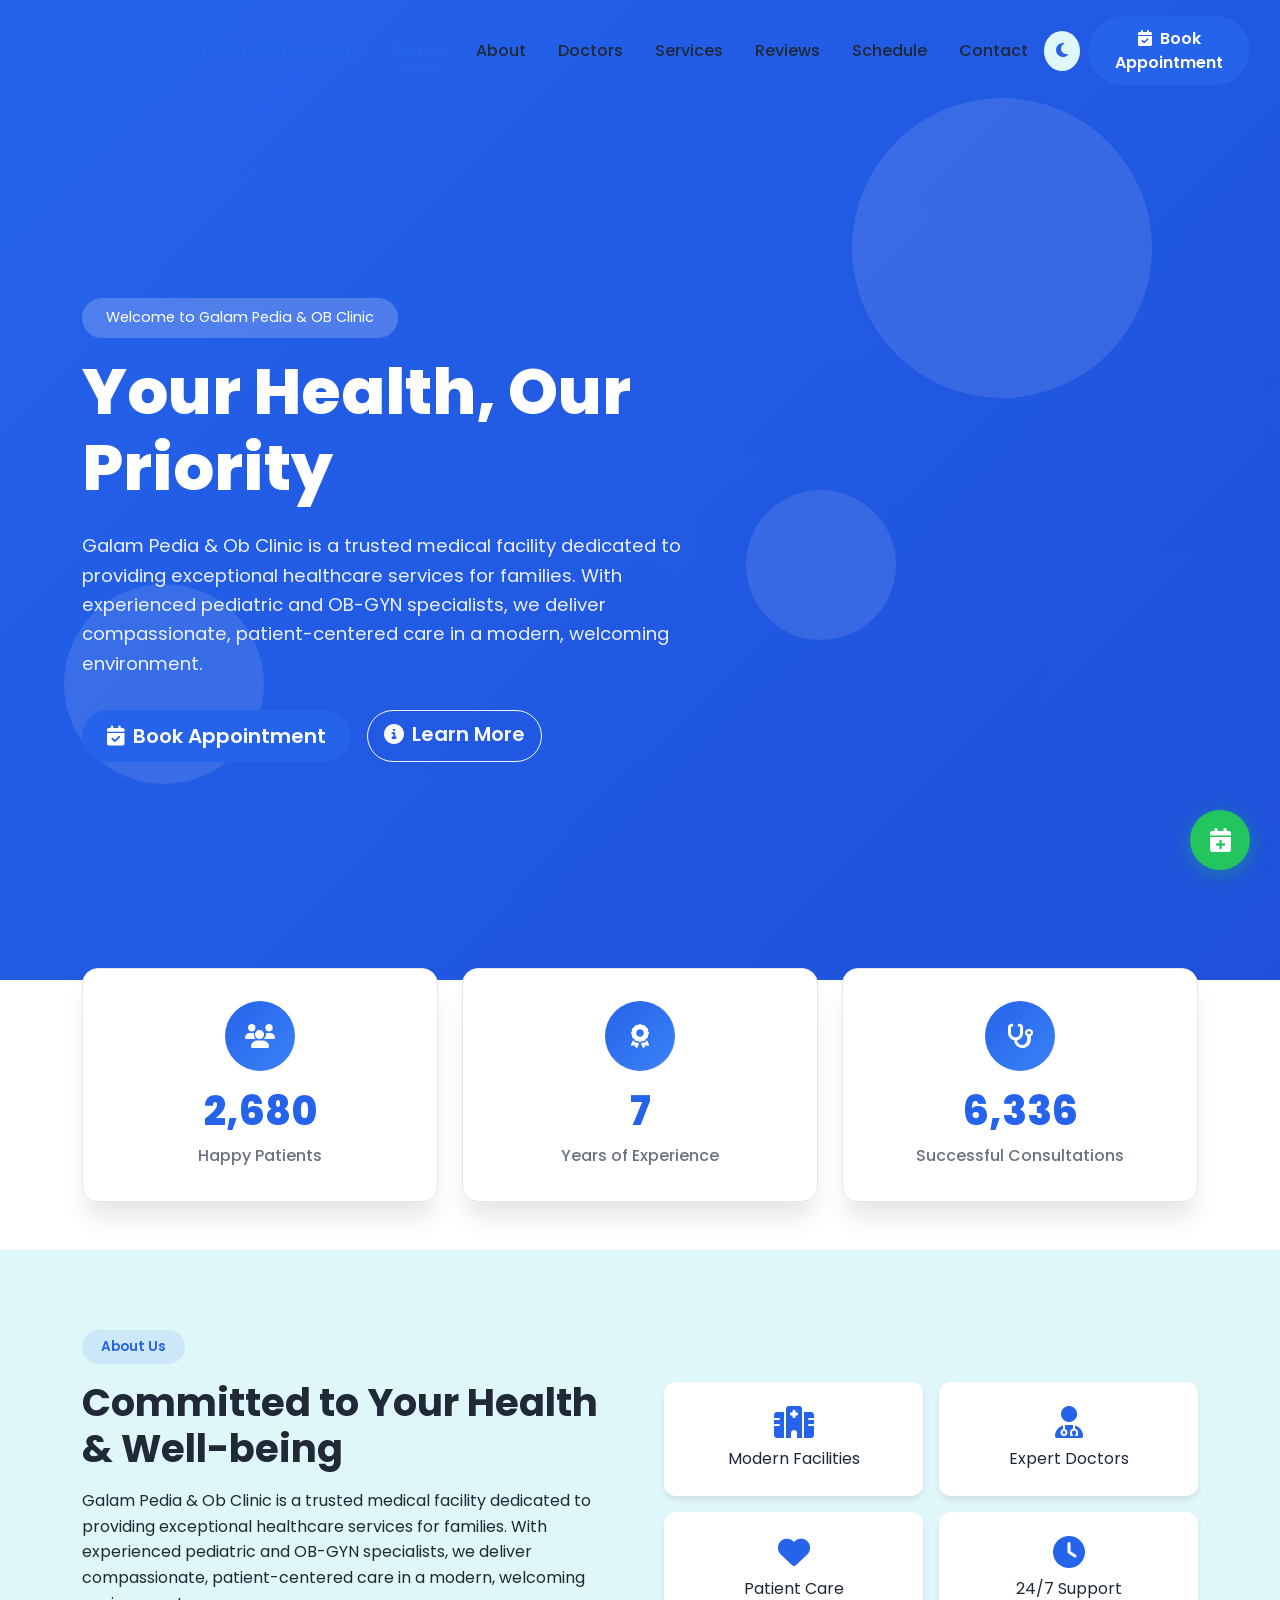
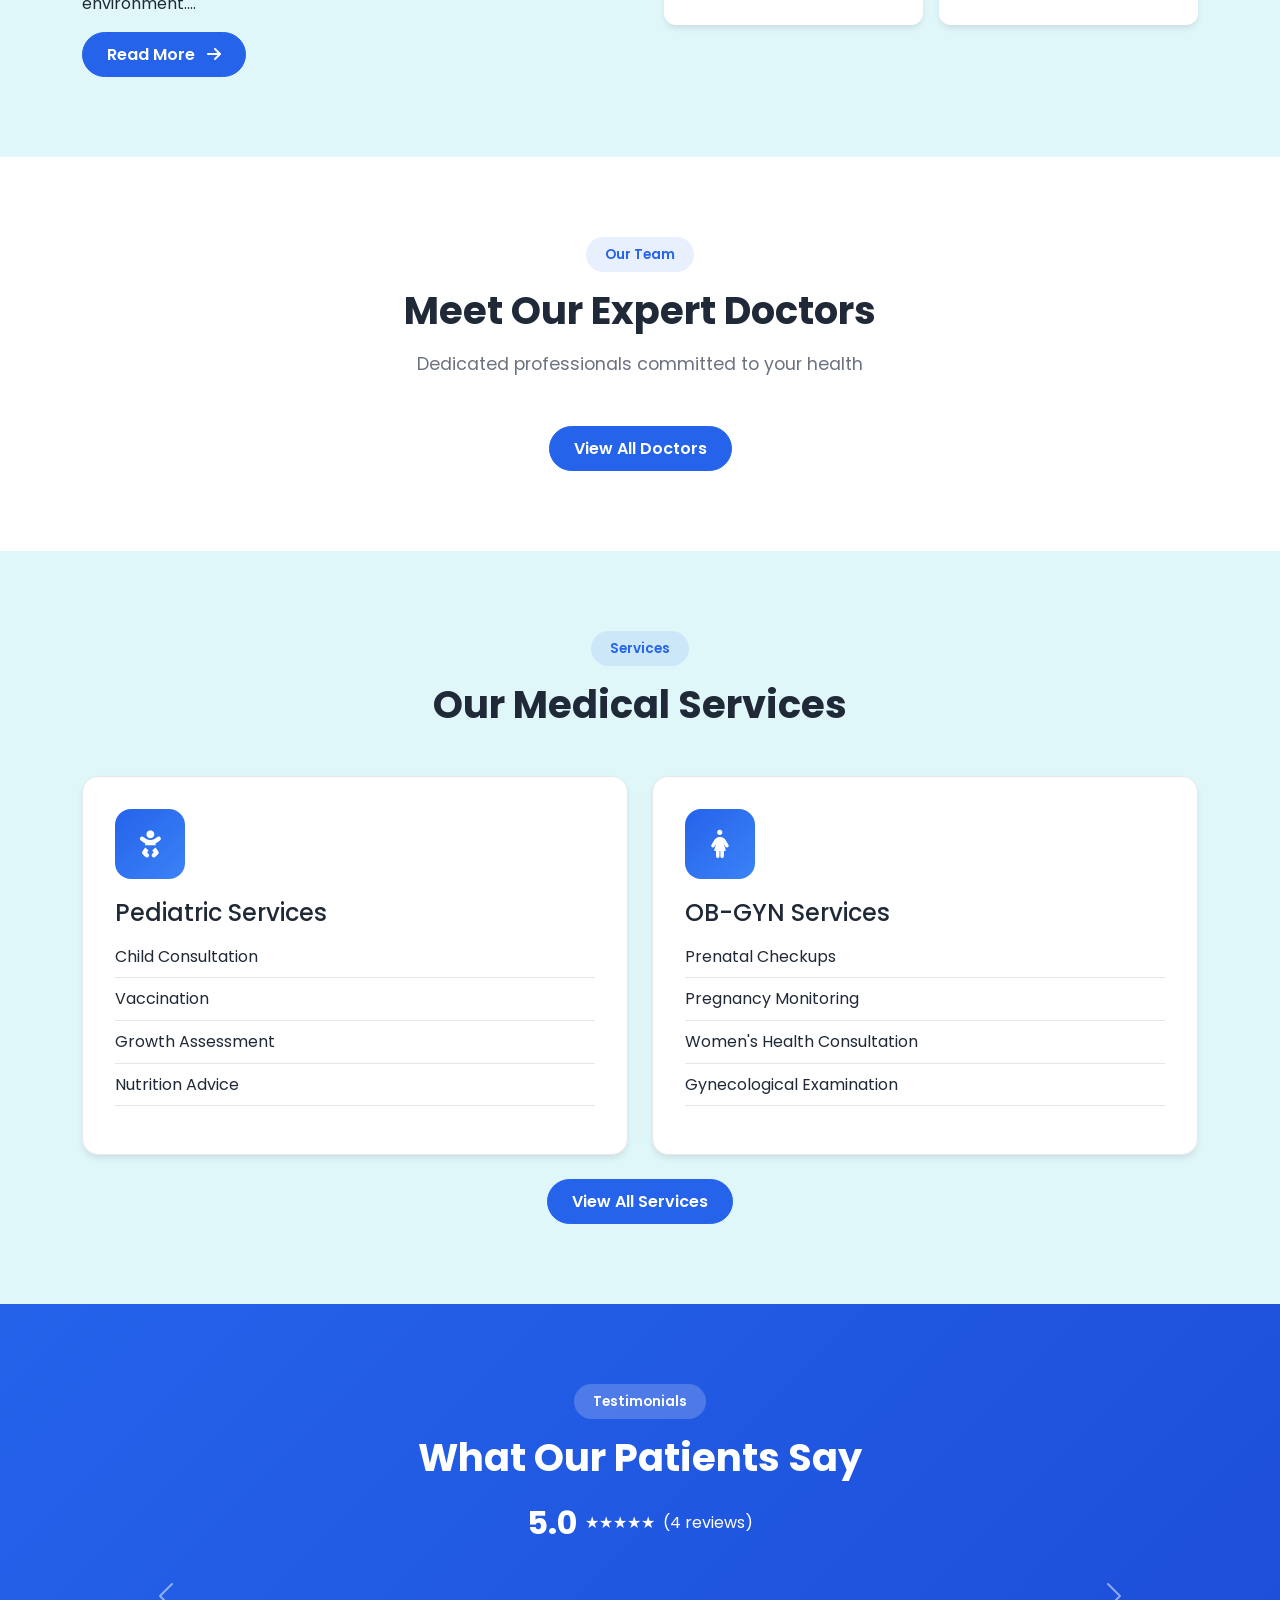
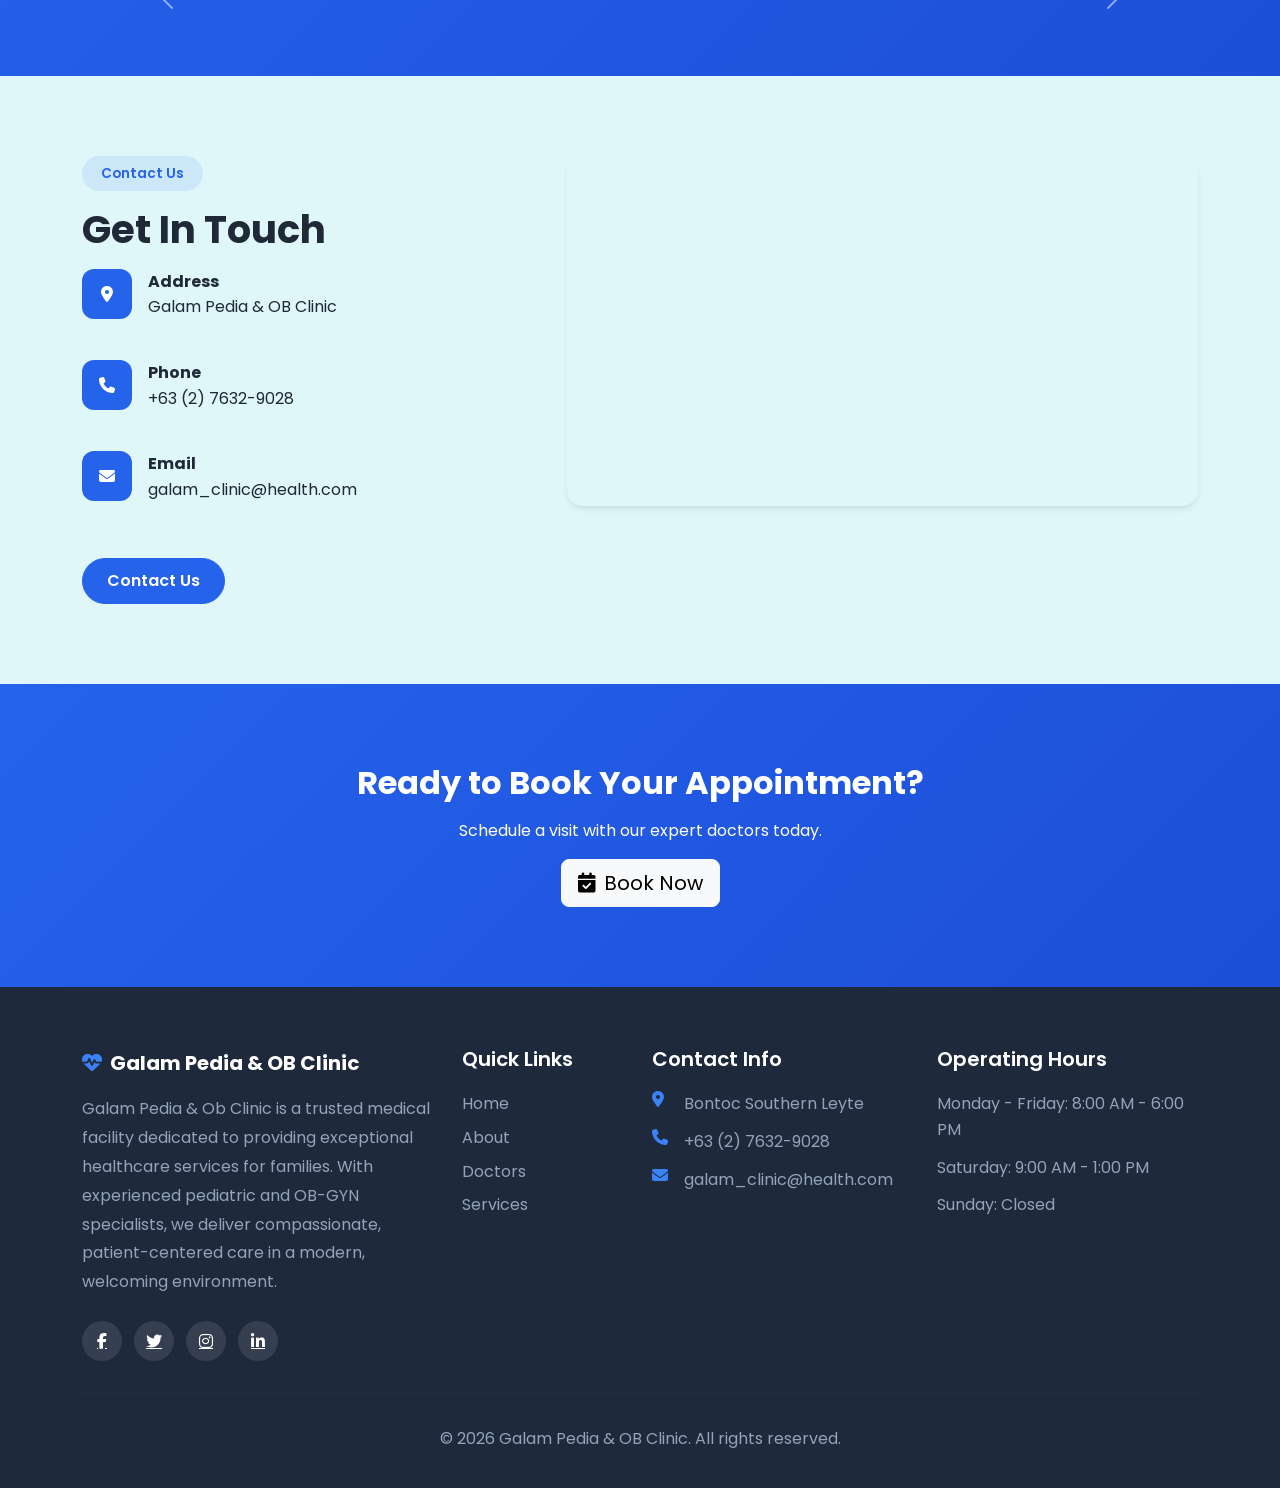
<file: index.html>
<!DOCTYPE html>
<html lang="en" data-theme="light">
<head>
    <meta charset="UTF-8">
    <meta name="viewport" content="width=device-width, initial-scale=1.0">
    <meta name="description" content="Your Health, Our Priority - Galam Pedia & OB Clinic">
    <title>Home | Galam Pedia & OB Clinic</title>
    <link rel="preconnect" href="https://fonts.googleapis.com">
    <link rel="preconnect" href="https://fonts.gstatic.com" crossorigin>
    <link href="https://fonts.googleapis.com/css2?family=Poppins:wght@300;400;500;600;700;800&display=swap" rel="stylesheet">
    <link href="https://cdn.jsdelivr.net/npm/bootstrap@5.3.2/dist/css/bootstrap.min.css" rel="stylesheet">
    <link href="https://cdnjs.cloudflare.com/ajax/libs/font-awesome/6.5.1/css/all.min.css" rel="stylesheet">
    <link href="https://unpkg.com/aos@2.3.1/dist/aos.css" rel="stylesheet">
    <link href="assets/css/style.css" rel="stylesheet">
</head>
<body data-page="index">
    <div id="loading-screen">
        <div class="loader">
            <div class="loader-icon"><i class="fas fa-heartbeat"></i></div>
            <p>Loading...</p>
        </div>
    </div>
    <div id="scroll-progress"></div>

    <nav class="navbar navbar-expand-lg fixed-top" id="mainNavbar">
        <div class="container">
            <a class="navbar-brand" href="index.html">
                <i class="fas fa-heartbeat brand-icon"></i>
                <span>Galam Pedia & OB Clinic</span>
            </a>
            <button class="navbar-toggler" type="button" data-bs-toggle="collapse" data-bs-target="#navbarNav">
                <span class="navbar-toggler-icon"></span>
            </button>
            <div class="collapse navbar-collapse" id="navbarNav">
                <ul class="navbar-nav mx-auto">
                    <li class="nav-item"><a class="nav-link active" href="index.html">Home</a></li>
                    <li class="nav-item"><a class="nav-link" href="about.html">About</a></li>
                    <li class="nav-item"><a class="nav-link" href="doctors.html">Doctors</a></li>
                    <li class="nav-item"><a class="nav-link" href="services.html">Services</a></li>
                    <li class="nav-item"><a class="nav-link" href="reviews.html">Reviews</a></li>
                    <li class="nav-item"><a class="nav-link" href="schedule.html">Schedule</a></li>
                    <li class="nav-item"><a class="nav-link" href="contact.html">Contact</a></li>
                </ul>
                <div class="d-flex align-items-center gap-2">
                    <button class="btn btn-theme-toggle" id="themeToggle" title="Toggle dark mode">
                        <i class="fas fa-moon"></i>
                    </button>
                    <a href="appointment.html" class="btn btn-primary btn-appointment">
                        <i class="fas fa-calendar-check me-1"></i> Book Appointment
                    </a>
                </div>
            </div>
        </div>
    </nav>

    <main>
        <section class="hero-section" id="hero">
            <div class="hero-overlay"></div>
            <div class="hero-shapes">
                <div class="shape shape-1"></div>
                <div class="shape shape-2"></div>
                <div class="shape shape-3"></div>
            </div>
            <div class="container hero-content">
                <div class="row align-items-center min-vh-100">
                    <div class="col-lg-7" data-aos="fade-right" data-aos-duration="1000">
                        <span class="hero-badge">Welcome to Galam Pedia & OB Clinic</span>
                        <h1 class="hero-title">Your Health, Our Priority</h1>
                        <p class="hero-subtitle">Galam Pedia & Ob Clinic is a trusted medical facility dedicated to providing exceptional healthcare services for families. With experienced pediatric and OB-GYN specialists, we deliver compassionate, patient-centered care in a modern, welcoming environment.</p>
                        <div class="hero-buttons">
                            <a href="appointment.html" class="btn btn-primary btn-lg"><i class="fas fa-calendar-check me-2"></i>Book Appointment</a>
                            <a href="about.html" class="btn btn-outline-light btn-lg"><i class="fas fa-info-circle me-2"></i>Learn More</a>
                        </div>
                    </div>
                </div>
            </div>
        </section>

        <section class="stats-section py-5">
            <div class="container">
                <div class="row g-4">
                    <div class="col-md-4" data-aos="fade-up" data-aos-delay="100">
                        <div class="stat-card">
                            <div class="stat-icon"><i class="fas fa-users"></i></div>
                            <h3 class="stat-number" data-count="5000" id="statPatients">0</h3>
                            <p>Happy Patients</p>
                        </div>
                    </div>
                    <div class="col-md-4" data-aos="fade-up" data-aos-delay="200">
                        <div class="stat-card">
                            <div class="stat-icon"><i class="fas fa-award"></i></div>
                            <h3 class="stat-number" data-count="15" id="statYears">0</h3>
                            <p>Years of Experience</p>
                        </div>
                    </div>
                    <div class="col-md-4" data-aos="fade-up" data-aos-delay="300">
                        <div class="stat-card">
                            <div class="stat-icon"><i class="fas fa-stethoscope"></i></div>
                            <h3 class="stat-number" data-count="12000" id="statConsultations">0</h3>
                            <p>Successful Consultations</p>
                        </div>
                    </div>
                </div>
            </div>
        </section>

        <section class="section-padding bg-light-accent">
            <div class="container">
                <div class="row align-items-center g-5">
                    <div class="col-lg-6" data-aos="fade-right">
                        <span class="section-badge">About Us</span>
                        <h2 class="section-title">Committed to Your Health & Well-being</h2>
                        <p id="aboutPreviewText">Galam Pedia & Ob Clinic is a trusted medical facility dedicated to providing exceptional healthcare services for families. With experienced pediatric and OB-GYN specialists, we deliver compassionate, patient-centered care in a modern, welcoming environment....</p>
                        <a href="about.html" class="btn btn-primary">Read More <i class="fas fa-arrow-right ms-2"></i></a>
                    </div>
                    <div class="col-lg-6" data-aos="fade-left">
                        <div class="about-image-card">
                            <div class="about-icon-grid">
                                <div class="about-icon-item"><i class="fas fa-hospital"></i><span>Modern Facilities</span></div>
                                <div class="about-icon-item"><i class="fas fa-user-md"></i><span>Expert Doctors</span></div>
                                <div class="about-icon-item"><i class="fas fa-heart"></i><span>Patient Care</span></div>
                                <div class="about-icon-item"><i class="fas fa-clock"></i><span>24/7 Support</span></div>
                            </div>
                        </div>
                    </div>
                </div>
            </div>
        </section>

        <section class="section-padding">
            <div class="container">
                <div class="text-center mb-5" data-aos="fade-up">
                    <span class="section-badge">Our Team</span>
                    <h2 class="section-title">Meet Our Expert Doctors</h2>
                    <p class="section-subtitle">Dedicated professionals committed to your health</p>
                </div>
                <div class="row g-4" id="homeDoctorsList"></div>
                <div class="text-center mt-4" data-aos="fade-up">
                    <a href="doctors.html" class="btn btn-primary">View All Doctors</a>
                </div>
            </div>
        </section>

        <section class="section-padding bg-light-accent">
            <div class="container">
                <div class="text-center mb-5" data-aos="fade-up">
                    <span class="section-badge">Services</span>
                    <h2 class="section-title">Our Medical Services</h2>
                </div>
                <div class="row g-4">
                    <div class="col-md-6" data-aos="fade-up" data-aos-delay="100">
                        <div class="service-card">
                            <div class="service-icon"><i class="fas fa-baby"></i></div>
                            <h4>Pediatric Services</h4>
                            <ul>
                                <li>Child Consultation</li>
                                <li>Vaccination</li>
                                <li>Growth Assessment</li>
                                <li>Nutrition Advice</li>
                            </ul>
                        </div>
                    </div>
                    <div class="col-md-6" data-aos="fade-up" data-aos-delay="200">
                        <div class="service-card">
                            <div class="service-icon"><i class="fas fa-female"></i></div>
                            <h4>OB-GYN Services</h4>
                            <ul>
                                <li>Prenatal Checkups</li>
                                <li>Pregnancy Monitoring</li>
                                <li>Women's Health Consultation</li>
                                <li>Gynecological Examination</li>
                            </ul>
                        </div>
                    </div>
                </div>
                <div class="text-center mt-4">
                    <a href="services.html" class="btn btn-primary">View All Services</a>
                </div>
            </div>
        </section>

        <section class="section-padding testimonials-section">
            <div class="container">
                <div class="text-center mb-5" data-aos="fade-up">
                    <span class="section-badge">Testimonials</span>
                    <h2 class="section-title">What Our Patients Say</h2>
                    <div class="rating-summary">
                        <span class="avg-rating">5.0</span>
                        <span class="rating-summary-stars">★★★★★</span>
                        <span class="review-count">(4 reviews)</span>
                    </div>
                </div>
                <div id="testimonialCarousel" class="carousel slide" data-bs-ride="carousel" data-aos="fade-up">
                    <div class="carousel-inner" id="homeReviewCarousel"></div>
                    <button class="carousel-control-prev" type="button" data-bs-target="#testimonialCarousel" data-bs-slide="prev">
                        <span class="carousel-control-prev-icon"></span>
                    </button>
                    <button class="carousel-control-next" type="button" data-bs-target="#testimonialCarousel" data-bs-slide="next">
                        <span class="carousel-control-next-icon"></span>
                    </button>
                </div>
            </div>
        </section>

        <section class="section-padding bg-light-accent">
            <div class="container">
                <div class="row g-5">
                    <div class="col-lg-5" data-aos="fade-right">
                        <span class="section-badge">Contact Us</span>
                        <h2 class="section-title">Get In Touch</h2>
                        <div class="contact-info-list">
                            <div class="contact-info-item">
                                <i class="fas fa-map-marker-alt"></i>
                                <div><strong>Address</strong><p>Galam Pedia & OB Clinic</p></div>
                            </div>
                            <div class="contact-info-item">
                                <i class="fas fa-phone"></i>
                                <div><strong>Phone</strong><p>+63 (2) 7632-9028</p></div>
                            </div>
                            <div class="contact-info-item">
                                <i class="fas fa-envelope"></i>
                                <div><strong>Email</strong><p>galam_clinic@health.com</p></div>
                            </div>
                        </div>
                        <a href="contact.html" class="btn btn-primary mt-3">Contact Us</a>
                    </div>
                    <div class="col-lg-7" data-aos="fade-left">
                        <div class="map-container" id="homeMapEmbed">
                            <iframe src="https://maps.google.com/maps?q=Bontoc+Southern+Leyte&hl=en&z=15&output=embed" width="100%" height="350" style="border:0;" allowfullscreen="" loading="lazy"></iframe>
                        </div>
                    </div>
                </div>
            </div>
        </section>

        <section class="cta-section">
            <div class="container text-center" data-aos="zoom-in">
                <h2>Ready to Book Your Appointment?</h2>
                <p>Schedule a visit with our expert doctors today.</p>
                <a href="appointment.html" class="btn btn-light btn-lg"><i class="fas fa-calendar-check me-2"></i>Book Now</a>
            </div>
        </section>
    </main>

    <footer class="site-footer">
        <div class="container">
            <div class="row g-4">
                <div class="col-lg-4 col-md-6">
                    <div class="footer-brand">
                        <i class="fas fa-heartbeat"></i>
                        <span>Galam Pedia & OB Clinic</span>
                    </div>
                    <p class="footer-desc">Galam Pedia & Ob Clinic is a trusted medical facility dedicated to providing exceptional healthcare services for families. With experienced pediatric and OB-GYN specialists, we deliver compassionate, patient-centered care in a modern, welcoming environment.</p>
                    <div class="social-links">
                        <a href="#"><i class="fab fa-facebook-f"></i></a>
                        <a href="#"><i class="fab fa-twitter"></i></a>
                        <a href="#"><i class="fab fa-instagram"></i></a>
                        <a href="#"><i class="fab fa-linkedin-in"></i></a>
                    </div>
                </div>
                <div class="col-lg-2 col-md-6">
                    <h5>Quick Links</h5>
                    <ul class="footer-links">
                        <li><a href="index.html">Home</a></li>
                        <li><a href="about.html">About</a></li>
                        <li><a href="doctors.html">Doctors</a></li>
                        <li><a href="services.html">Services</a></li>
                    </ul>
                </div>
                <div class="col-lg-3 col-md-6">
                    <h5>Contact Info</h5>
                    <ul class="footer-contact">
                        <li><i class="fas fa-map-marker-alt"></i> Bontoc Southern Leyte</li>
                        <li><i class="fas fa-phone"></i> +63 (2) 7632-9028</li>
                        <li><i class="fas fa-envelope"></i> galam_clinic@health.com</li>
                    </ul>
                </div>
                <div class="col-lg-3 col-md-6">
                    <h5>Operating Hours</h5>
                    <ul class="footer-hours">
                        <li>Monday - Friday: 8:00 AM - 6:00 PM</li>
                        <li>Saturday: 9:00 AM - 1:00 PM</li>
                        <li>Sunday: Closed</li>
                    </ul>
                </div>
            </div>
            <hr class="footer-divider">
            <div class="footer-bottom">
                <p>&copy; 2026 Galam Pedia & OB Clinic. All rights reserved.</p>
            </div>
        </div>
    </footer>

    <button id="backToTop" class="back-to-top" title="Back to top"><i class="fas fa-chevron-up"></i></button>
    <a href="appointment.html" class="sticky-fab" title="Book Appointment"><i class="fas fa-calendar-plus"></i></a>

    <script src="https://cdn.jsdelivr.net/npm/bootstrap@5.3.2/dist/js/bootstrap.bundle.min.js"></script>
    <script src="https://unpkg.com/aos@2.3.1/dist/aos.js"></script>
    <script src="assets/js/main.js"></script>
    <script src="assets/js/site.js"></script>
</body>
</html>
</file>
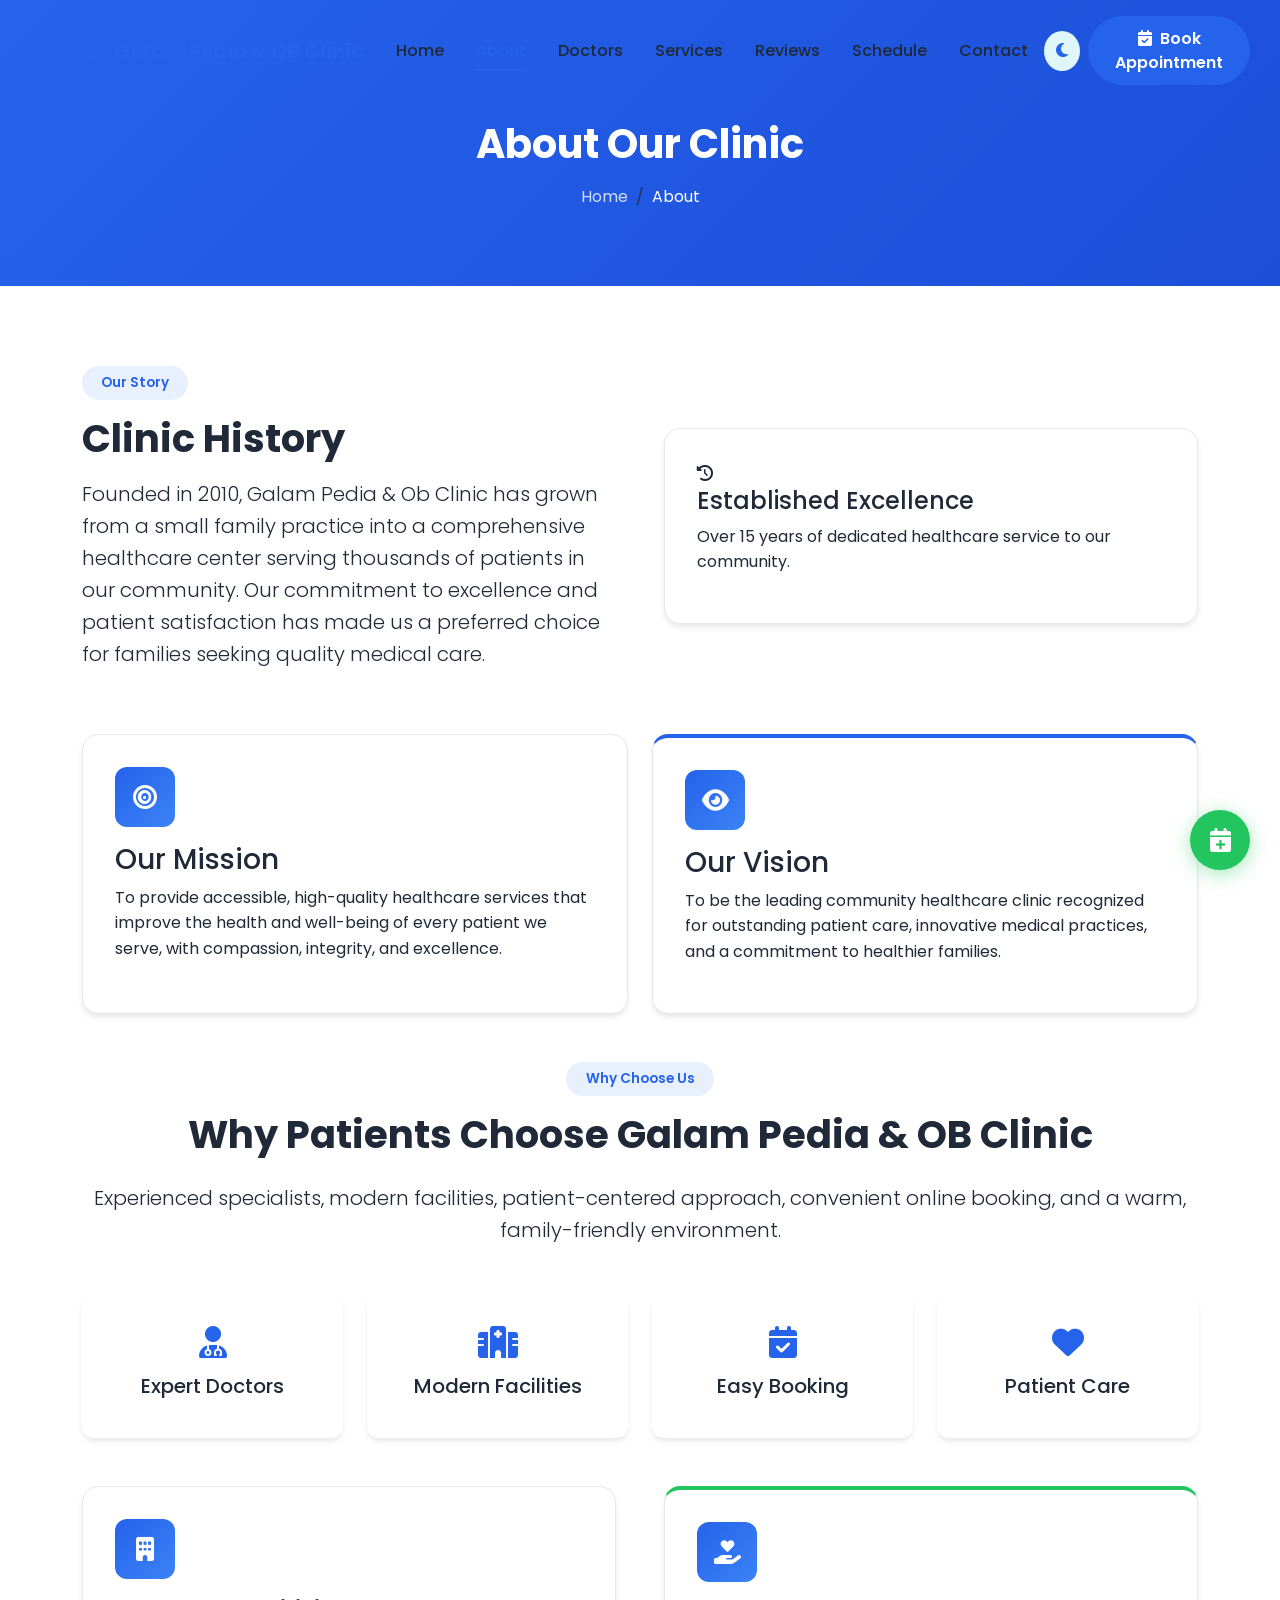
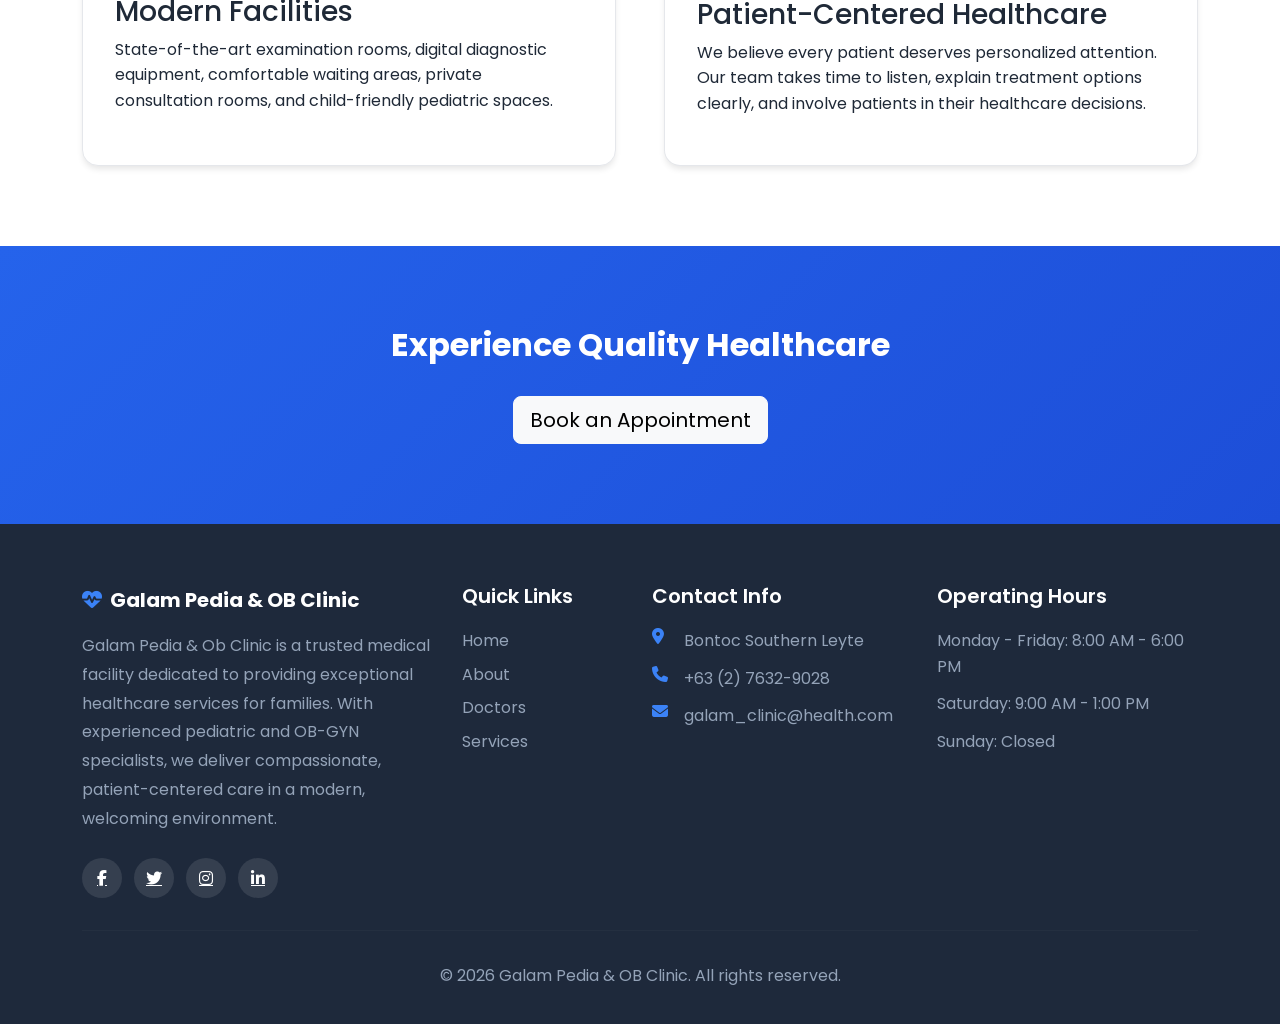
<file: about.html>
<!DOCTYPE html>
<html lang="en" data-theme="light">
<head>
    <meta charset="UTF-8">
    <meta name="viewport" content="width=device-width, initial-scale=1.0">
    <meta name="description" content="About Galam Pedia & OB Clinic - Trusted pediatric and OB-GYN care.">
    <title>About | Galam Pedia & OB Clinic</title>
    <link rel="preconnect" href="https://fonts.googleapis.com">
    <link rel="preconnect" href="https://fonts.gstatic.com" crossorigin>
    <link href="https://fonts.googleapis.com/css2?family=Poppins:wght@300;400;500;600;700;800&display=swap" rel="stylesheet">
    <link href="https://cdn.jsdelivr.net/npm/bootstrap@5.3.2/dist/css/bootstrap.min.css" rel="stylesheet">
    <link href="https://cdnjs.cloudflare.com/ajax/libs/font-awesome/6.5.1/css/all.min.css" rel="stylesheet">
    <link href="https://unpkg.com/aos@2.3.1/dist/aos.css" rel="stylesheet">
    <link href="assets/css/style.css" rel="stylesheet">
</head>
<body data-page="about">
    <div id="loading-screen">
        <div class="loader">
            <div class="loader-icon"><i class="fas fa-heartbeat"></i></div>
            <p>Loading...</p>
        </div>
    </div>
    <div id="scroll-progress"></div>

    <nav class="navbar navbar-expand-lg fixed-top" id="mainNavbar">
        <div class="container">
            <a class="navbar-brand" href="index.html">
                <i class="fas fa-heartbeat brand-icon"></i>
                <span>Galam Pedia & OB Clinic</span>
            </a>
            <button class="navbar-toggler" type="button" data-bs-toggle="collapse" data-bs-target="#navbarNav">
                <span class="navbar-toggler-icon"></span>
            </button>
            <div class="collapse navbar-collapse" id="navbarNav">
                <ul class="navbar-nav mx-auto">
                    <li class="nav-item"><a class="nav-link" href="index.html">Home</a></li>
                    <li class="nav-item"><a class="nav-link active" href="about.html">About</a></li>
                    <li class="nav-item"><a class="nav-link" href="doctors.html">Doctors</a></li>
                    <li class="nav-item"><a class="nav-link" href="services.html">Services</a></li>
                    <li class="nav-item"><a class="nav-link" href="reviews.html">Reviews</a></li>
                    <li class="nav-item"><a class="nav-link" href="schedule.html">Schedule</a></li>
                    <li class="nav-item"><a class="nav-link" href="contact.html">Contact</a></li>
                </ul>
                <div class="d-flex align-items-center gap-2">
                    <button class="btn btn-theme-toggle" id="themeToggle" title="Toggle dark mode">
                        <i class="fas fa-moon"></i>
                    </button>
                    <a href="appointment.html" class="btn btn-primary btn-appointment">
                        <i class="fas fa-calendar-check me-1"></i> Book Appointment
                    </a>
                </div>
            </div>
        </div>
    </nav>

    <main>
        <section class="page-hero">
            <div class="container">
                <h1 data-aos="fade-up">About Our Clinic</h1>
                <nav aria-label="breadcrumb" data-aos="fade-up" data-aos-delay="100">
                    <ol class="breadcrumb justify-content-center">
                        <li class="breadcrumb-item"><a href="index.html">Home</a></li>
                        <li class="breadcrumb-item active">About</li>
                    </ol>
                </nav>
            </div>
        </section>

        <section class="section-padding">
            <div class="container">
                <div class="row align-items-center g-5 mb-5">
                    <div class="col-lg-6" data-aos="fade-right">
                        <span class="section-badge">Our Story</span>
                        <h2 class="section-title">Clinic History</h2>
                        <p class="lead" id="aboutHistory">Founded in 2010, Galam Pedia & Ob Clinic has grown from a small family practice into a comprehensive healthcare center serving thousands of patients in our community. Our commitment to excellence and patient satisfaction has made us a preferred choice for families seeking quality medical care.</p>
                    </div>
                    <div class="col-lg-6" data-aos="fade-left">
                        <div class="about-feature-card">
                            <i class="fas fa-history"></i>
                            <h4>Established Excellence</h4>
                            <p>Over 15 years of dedicated healthcare service to our community.</p>
                        </div>
                    </div>
                </div>

                <div class="row g-4 mb-5">
                    <div class="col-md-6" data-aos="fade-up" data-aos-delay="100">
                        <div class="mission-card">
                            <div class="mission-icon"><i class="fas fa-bullseye"></i></div>
                            <h3>Our Mission</h3>
                            <p id="aboutMission">To provide accessible, high-quality healthcare services that improve the health and well-being of every patient we serve, with compassion, integrity, and excellence.</p>
                        </div>
                    </div>
                    <div class="col-md-6" data-aos="fade-up" data-aos-delay="200">
                        <div class="mission-card vision-card">
                            <div class="mission-icon"><i class="fas fa-eye"></i></div>
                            <h3>Our Vision</h3>
                            <p id="aboutVision">To be the leading community healthcare clinic recognized for outstanding patient care, innovative medical practices, and a commitment to healthier families.</p>
                        </div>
                    </div>
                </div>

                <div class="why-choose-section mb-5" data-aos="fade-up">
                    <div class="text-center mb-4">
                        <span class="section-badge">Why Choose Us</span>
                        <h2 class="section-title">Why Patients Choose Galam Pedia & OB Clinic</h2>
                    </div>
                    <div class="why-choose-content">
                        <p class="text-center lead" id="aboutWhyChoose">Experienced specialists, modern facilities, patient-centered approach, convenient online booking, and a warm, family-friendly environment.</p>
                    </div>
                    <div class="row g-4 mt-4">
                        <div class="col-md-3 col-6" data-aos="zoom-in" data-aos-delay="100">
                            <div class="feature-box text-center">
                                <i class="fas fa-user-md"></i>
                                <h5>Expert Doctors</h5>
                            </div>
                        </div>
                        <div class="col-md-3 col-6" data-aos="zoom-in" data-aos-delay="200">
                            <div class="feature-box text-center">
                                <i class="fas fa-hospital"></i>
                                <h5>Modern Facilities</h5>
                            </div>
                        </div>
                        <div class="col-md-3 col-6" data-aos="zoom-in" data-aos-delay="300">
                            <div class="feature-box text-center">
                                <i class="fas fa-calendar-check"></i>
                                <h5>Easy Booking</h5>
                            </div>
                        </div>
                        <div class="col-md-3 col-6" data-aos="zoom-in" data-aos-delay="400">
                            <div class="feature-box text-center">
                                <i class="fas fa-heart"></i>
                                <h5>Patient Care</h5>
                            </div>
                        </div>
                    </div>
                </div>

                <div class="row g-5">
                    <div class="col-lg-6" data-aos="fade-right">
                        <div class="facility-card">
                            <div class="facility-icon"><i class="fas fa-building"></i></div>
                            <h3>Modern Facilities</h3>
                            <p id="aboutFacilities">State-of-the-art examination rooms, digital diagnostic equipment, comfortable waiting areas, private consultation rooms, and child-friendly pediatric spaces.</p>
                        </div>
                    </div>
                    <div class="col-lg-6" data-aos="fade-left">
                        <div class="facility-card patient-card">
                            <div class="facility-icon"><i class="fas fa-hand-holding-heart"></i></div>
                            <h3>Patient-Centered Healthcare</h3>
                            <p id="aboutPatientCentered">We believe every patient deserves personalized attention. Our team takes time to listen, explain treatment options clearly, and involve patients in their healthcare decisions.</p>
                        </div>
                    </div>
                </div>
            </div>
        </section>

        <section class="cta-section">
            <div class="container text-center" data-aos="zoom-in">
                <h2>Experience Quality Healthcare</h2>
                <a href="appointment.html" class="btn btn-light btn-lg mt-3">Book an Appointment</a>
            </div>
        </section>
    </main>

    <footer class="site-footer">
        <div class="container">
            <div class="row g-4">
                <div class="col-lg-4 col-md-6">
                    <div class="footer-brand">
                        <i class="fas fa-heartbeat"></i>
                        <span>Galam Pedia & OB Clinic</span>
                    </div>
                    <p class="footer-desc">Galam Pedia & Ob Clinic is a trusted medical facility dedicated to providing exceptional healthcare services for families. With experienced pediatric and OB-GYN specialists, we deliver compassionate, patient-centered care in a modern, welcoming environment.</p>
                    <div class="social-links">
                        <a href="#"><i class="fab fa-facebook-f"></i></a>
                        <a href="#"><i class="fab fa-twitter"></i></a>
                        <a href="#"><i class="fab fa-instagram"></i></a>
                        <a href="#"><i class="fab fa-linkedin-in"></i></a>
                    </div>
                </div>
                <div class="col-lg-2 col-md-6">
                    <h5>Quick Links</h5>
                    <ul class="footer-links">
                        <li><a href="index.html">Home</a></li>
                        <li><a href="about.html">About</a></li>
                        <li><a href="doctors.html">Doctors</a></li>
                        <li><a href="services.html">Services</a></li>
                    </ul>
                </div>
                <div class="col-lg-3 col-md-6">
                    <h5>Contact Info</h5>
                    <ul class="footer-contact">
                        <li><i class="fas fa-map-marker-alt"></i> Bontoc Southern Leyte</li>
                        <li><i class="fas fa-phone"></i> +63 (2) 7632-9028</li>
                        <li><i class="fas fa-envelope"></i> galam_clinic@health.com</li>
                    </ul>
                </div>
                <div class="col-lg-3 col-md-6">
                    <h5>Operating Hours</h5>
                    <ul class="footer-hours">
                        <li>Monday - Friday: 8:00 AM - 6:00 PM</li>
                        <li>Saturday: 9:00 AM - 1:00 PM</li>
                        <li>Sunday: Closed</li>
                    </ul>
                </div>
            </div>
            <hr class="footer-divider">
            <div class="footer-bottom">
                <p>&copy; 2026 Galam Pedia & OB Clinic. All rights reserved.</p>
            </div>
        </div>
    </footer>

    <button id="backToTop" class="back-to-top" title="Back to top"><i class="fas fa-chevron-up"></i></button>
    <a href="appointment.html" class="sticky-fab" title="Book Appointment"><i class="fas fa-calendar-plus"></i></a>

    <script src="https://cdn.jsdelivr.net/npm/bootstrap@5.3.2/dist/js/bootstrap.bundle.min.js"></script>
    <script src="https://unpkg.com/aos@2.3.1/dist/aos.js"></script>
    <script src="assets/js/main.js"></script>
    <script src="assets/js/site.js"></script>
</body>
</html>
</file>
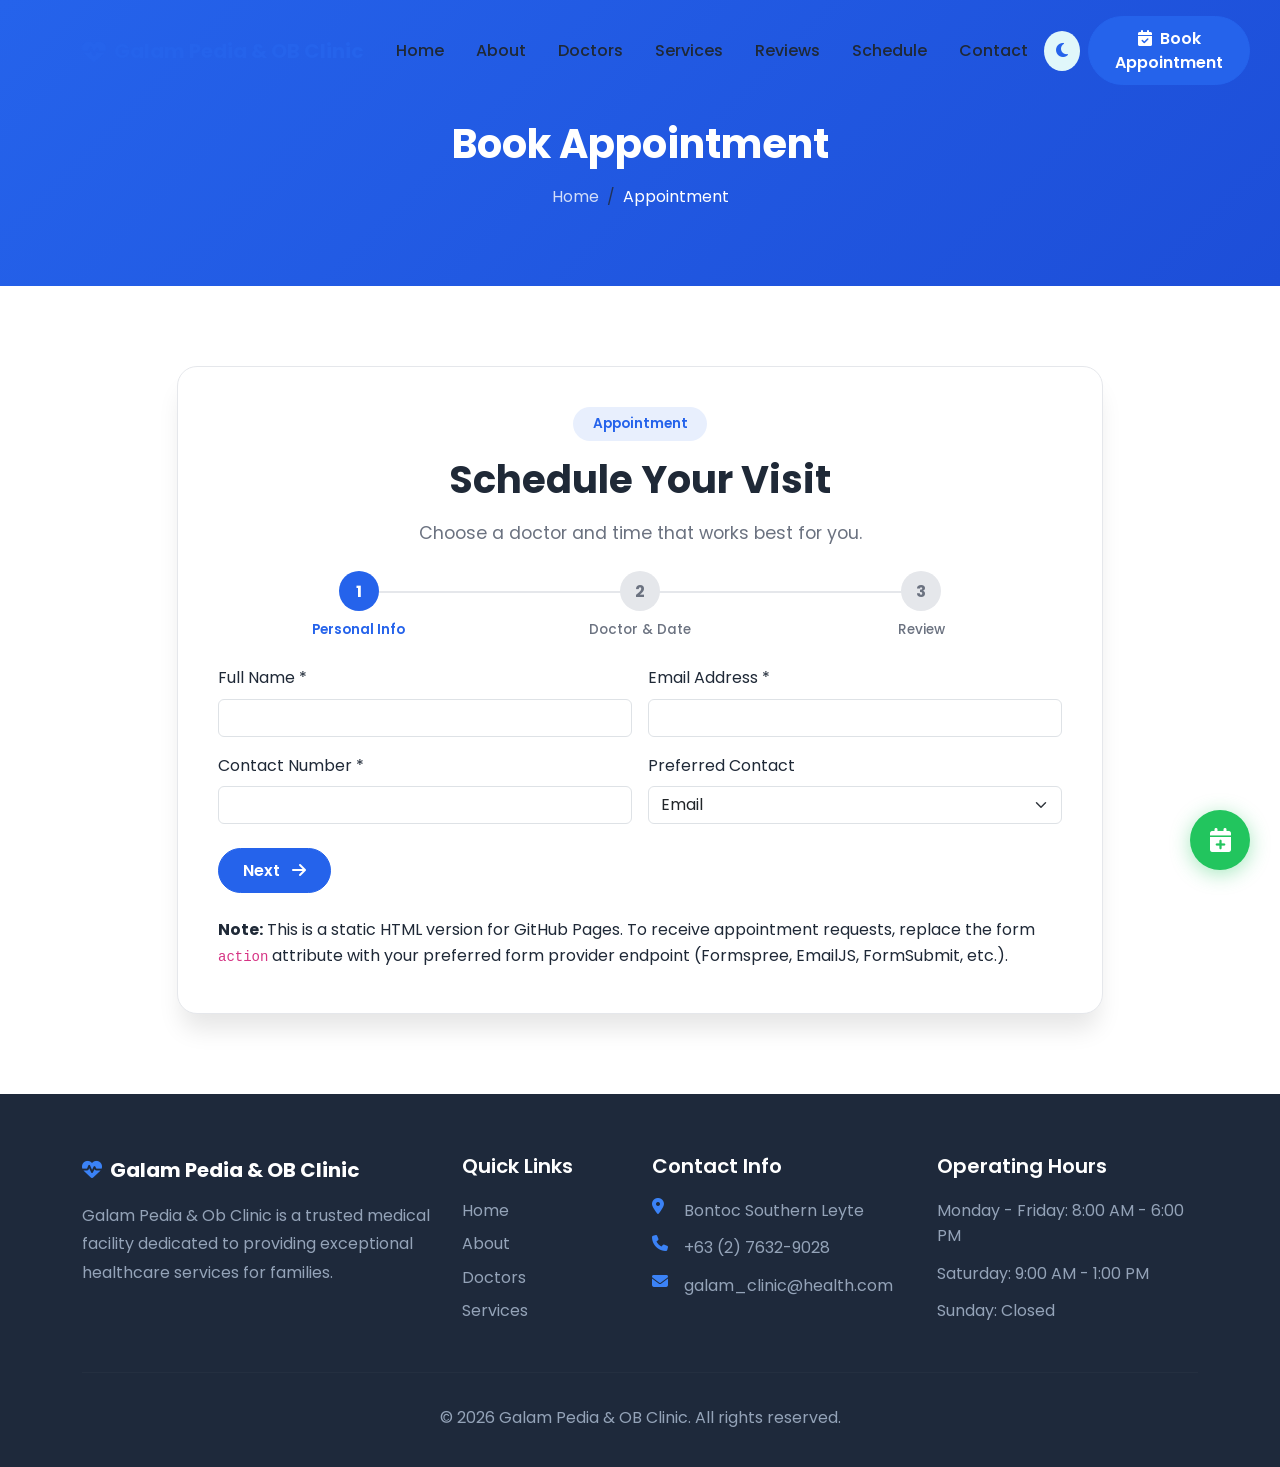
<file: appointment.html>
<!DOCTYPE html>
<html lang="en" data-theme="light">
<head>
    <meta charset="UTF-8">
    <meta name="viewport" content="width=device-width, initial-scale=1.0">
    <meta name="description" content="Book an appointment at Galam Pedia & OB Clinic.">
    <title>Book Appointment | Galam Pedia & OB Clinic</title>
    <link rel="preconnect" href="https://fonts.googleapis.com">
    <link rel="preconnect" href="https://fonts.gstatic.com" crossorigin>
    <link href="https://fonts.googleapis.com/css2?family=Poppins:wght@300;400;500;600;700;800&display=swap" rel="stylesheet">
    <link href="https://cdn.jsdelivr.net/npm/bootstrap@5.3.2/dist/css/bootstrap.min.css" rel="stylesheet">
    <link href="https://cdnjs.cloudflare.com/ajax/libs/font-awesome/6.5.1/css/all.min.css" rel="stylesheet">
    <link href="https://unpkg.com/aos@2.3.1/dist/aos.css" rel="stylesheet">
    <link href="assets/css/style.css" rel="stylesheet">
</head>
<body data-page="appointment">
    <div id="loading-screen">
        <div class="loader">
            <div class="loader-icon"><i class="fas fa-heartbeat"></i></div>
            <p>Loading...</p>
        </div>
    </div>
    <div id="scroll-progress"></div>

    <nav class="navbar navbar-expand-lg fixed-top" id="mainNavbar">
        <div class="container">
            <a class="navbar-brand" href="index.html">
                <i class="fas fa-heartbeat brand-icon"></i>
                <span>Galam Pedia & OB Clinic</span>
            </a>
            <button class="navbar-toggler" type="button" data-bs-toggle="collapse" data-bs-target="#navbarNav">
                <span class="navbar-toggler-icon"></span>
            </button>
            <div class="collapse navbar-collapse" id="navbarNav">
                <ul class="navbar-nav mx-auto">
                    <li class="nav-item"><a class="nav-link" href="index.html">Home</a></li>
                    <li class="nav-item"><a class="nav-link" href="about.html">About</a></li>
                    <li class="nav-item"><a class="nav-link" href="doctors.html">Doctors</a></li>
                    <li class="nav-item"><a class="nav-link" href="services.html">Services</a></li>
                    <li class="nav-item"><a class="nav-link" href="reviews.html">Reviews</a></li>
                    <li class="nav-item"><a class="nav-link" href="schedule.html">Schedule</a></li>
                    <li class="nav-item"><a class="nav-link" href="contact.html">Contact</a></li>
                </ul>
                <div class="d-flex align-items-center gap-2">
                    <button class="btn btn-theme-toggle" id="themeToggle" title="Toggle dark mode">
                        <i class="fas fa-moon"></i>
                    </button>
                    <a href="appointment.html" class="btn btn-primary btn-appointment">
                        <i class="fas fa-calendar-check me-1"></i> Book Appointment
                    </a>
                </div>
            </div>
        </div>
    </nav>

    <main>
        <section class="page-hero">
            <div class="container">
                <h1 data-aos="fade-up">Book Appointment</h1>
                <nav aria-label="breadcrumb" data-aos="fade-up" data-aos-delay="100">
                    <ol class="breadcrumb justify-content-center">
                        <li class="breadcrumb-item"><a href="index.html">Home</a></li>
                        <li class="breadcrumb-item active">Appointment</li>
                    </ol>
                </nav>
            </div>
        </section>

        <section class="section-padding">
            <div class="container">
                <div class="row justify-content-center">
                    <div class="col-lg-10">
                        <div class="appointment-form-card" data-aos="fade-up">
                            <div class="text-center mb-4">
                                <span class="section-badge">Appointment</span>
                                <h2 class="section-title">Schedule Your Visit</h2>
                                <p class="section-subtitle">Choose a doctor and time that works best for you.</p>
                            </div>

                            <form id="appointmentForm" action="https://formspree.io/f/your_form_id" method="POST" class="appointment-form">
                                <input type="hidden" name="_subject" value="New Appointment Request">
                                <input type="hidden" name="_honeypot" value="">
                                <input type="hidden" name="_captcha" value="false">

                                <div class="form-progress mb-4">
                                    <div class="progress-step active" data-step="1">
                                        <span class="step-number">1</span>
                                        <span class="step-label">Personal Info</span>
                                    </div>
                                    <div class="progress-step" data-step="2">
                                        <span class="step-number">2</span>
                                        <span class="step-label">Doctor & Date</span>
                                    </div>
                                    <div class="progress-step" data-step="3">
                                        <span class="step-number">3</span>
                                        <span class="step-label">Review</span>
                                    </div>
                                </div>

                                <div class="form-step active" id="step1">
                                    <div class="row g-3">
                                        <div class="col-md-6">
                                            <label class="form-label">Full Name *</label>
                                            <input type="text" name="patient_name" class="form-control" required>
                                        </div>
                                        <div class="col-md-6">
                                            <label class="form-label">Email Address *</label>
                                            <input type="email" name="email" class="form-control" required>
                                        </div>
                                        <div class="col-md-6">
                                            <label class="form-label">Contact Number *</label>
                                            <input type="tel" name="contact_number" class="form-control" required>
                                        </div>
                                        <div class="col-md-6">
                                            <label class="form-label">Preferred Contact</label>
                                            <select name="contact_method" class="form-select">
                                                <option value="Email">Email</option>
                                                <option value="Phone">Phone</option>
                                            </select>
                                        </div>
                                    </div>
                                    <button type="button" class="btn btn-primary mt-4 next-step">Next <i class="fas fa-arrow-right ms-2"></i></button>
                                </div>

                                <div class="form-step" id="step2">
                                    <div class="row g-3">
                                        <div class="col-md-6">
                                            <label class="form-label">Select Doctor *</label>
                                            <select name="doctor_id" id="doctorSelect" class="form-select" required></select>
                                            <div class="schedule-info mt-2" id="doctorScheduleInfo"></div>
                                        </div>
                                        <div class="col-md-6">
                                            <label class="form-label">Appointment Date *</label>
                                            <input type="date" name="appointment_date" id="appointmentDate" class="form-control" required>
                                            <small class="text-muted" id="dateHint">Select a doctor first.</small>
                                        </div>
                                        <div class="col-md-6">
                                            <label class="form-label">Appointment Time *</label>
                                            <select name="appointment_time" id="appointmentTime" class="form-select" required>
                                                <option value="">Select doctor and date first...</option>
                                            </select>
                                        </div>
                                        <div class="col-md-6">
                                            <label class="form-label">Reason for Visit *</label>
                                            <textarea name="reason" class="form-control" rows="3" required></textarea>
                                        </div>
                                    </div>
                                    <div class="d-flex justify-content-between gap-2 mt-4">
                                        <button type="button" class="btn btn-outline-secondary prev-step"><i class="fas fa-arrow-left me-2"></i>Back</button>
                                        <button type="button" class="btn btn-primary next-step">Review <i class="fas fa-arrow-right ms-2"></i></button>
                                    </div>
                                </div>

                                <div class="form-step" id="step3">
                                    <div class="confirmation-preview">
                                        <h4 class="mb-4">Confirm Appointment Details</h4>
                                        <div class="preview-item"><strong>Name:</strong> <span id="previewName">-</span></div>
                                        <div class="preview-item"><strong>Email:</strong> <span id="previewEmail">-</span></div>
                                        <div class="preview-item"><strong>Contact:</strong> <span id="previewContact">-</span></div>
                                        <div class="preview-item"><strong>Doctor:</strong> <span id="previewDoctor">-</span></div>
                                        <div class="preview-item"><strong>Date:</strong> <span id="previewDate">-</span></div>
                                        <div class="preview-item"><strong>Time:</strong> <span id="previewTime">-</span></div>
                                        <div class="preview-item"><strong>Reason:</strong> <span id="previewReason">-</span></div>
                                    </div>
                                    <div class="d-flex justify-content-between gap-2 mt-4">
                                        <button type="button" class="btn btn-outline-secondary prev-step"><i class="fas fa-arrow-left me-2"></i>Back</button>
                                        <button type="submit" class="btn btn-primary btn-lg">Submit Appointment</button>
                                    </div>
                                </div>
                            </form>

                            <div class="form-note mt-4">
                                <p class="mb-1"><strong>Note:</strong> This is a static HTML version for GitHub Pages. To receive appointment requests, replace the form <code>action</code> attribute with your preferred form provider endpoint (Formspree, EmailJS, FormSubmit, etc.).</p>
                            </div>
                        </div>
                    </div>
                </div>
            </div>
        </section>
    </main>

    <footer class="site-footer">
        <div class="container">
            <div class="row g-4">
                <div class="col-lg-4 col-md-6">
                    <div class="footer-brand">
                        <i class="fas fa-heartbeat"></i>
                        <span>Galam Pedia & OB Clinic</span>
                    </div>
                    <p class="footer-desc">Galam Pedia & Ob Clinic is a trusted medical facility dedicated to providing exceptional healthcare services for families.</p>
                </div>
                <div class="col-lg-2 col-md-6">
                    <h5>Quick Links</h5>
                    <ul class="footer-links">
                        <li><a href="index.html">Home</a></li>
                        <li><a href="about.html">About</a></li>
                        <li><a href="doctors.html">Doctors</a></li>
                        <li><a href="services.html">Services</a></li>
                    </ul>
                </div>
                <div class="col-lg-3 col-md-6">
                    <h5>Contact Info</h5>
                    <ul class="footer-contact">
                        <li><i class="fas fa-map-marker-alt"></i> Bontoc Southern Leyte</li>
                        <li><i class="fas fa-phone"></i> +63 (2) 7632-9028</li>
                        <li><i class="fas fa-envelope"></i> galam_clinic@health.com</li>
                    </ul>
                </div>
                <div class="col-lg-3 col-md-6">
                    <h5>Operating Hours</h5>
                    <ul class="footer-hours">
                        <li>Monday - Friday: 8:00 AM - 6:00 PM</li>
                        <li>Saturday: 9:00 AM - 1:00 PM</li>
                        <li>Sunday: Closed</li>
                    </ul>
                </div>
            </div>
            <hr class="footer-divider">
            <div class="footer-bottom">
                <p>&copy; 2026 Galam Pedia & OB Clinic. All rights reserved.</p>
            </div>
        </div>
    </footer>

    <button id="backToTop" class="back-to-top" title="Back to top"><i class="fas fa-chevron-up"></i></button>
    <a href="appointment.html" class="sticky-fab" title="Book Appointment"><i class="fas fa-calendar-plus"></i></a>

    <script src="https://cdn.jsdelivr.net/npm/bootstrap@5.3.2/dist/js/bootstrap.bundle.min.js"></script>
    <script src="https://unpkg.com/aos@2.3.1/dist/aos.js"></script>
    <script src="assets/js/main.js"></script>
    <script src="assets/js/site.js"></script>
</body>
</html>
</file>
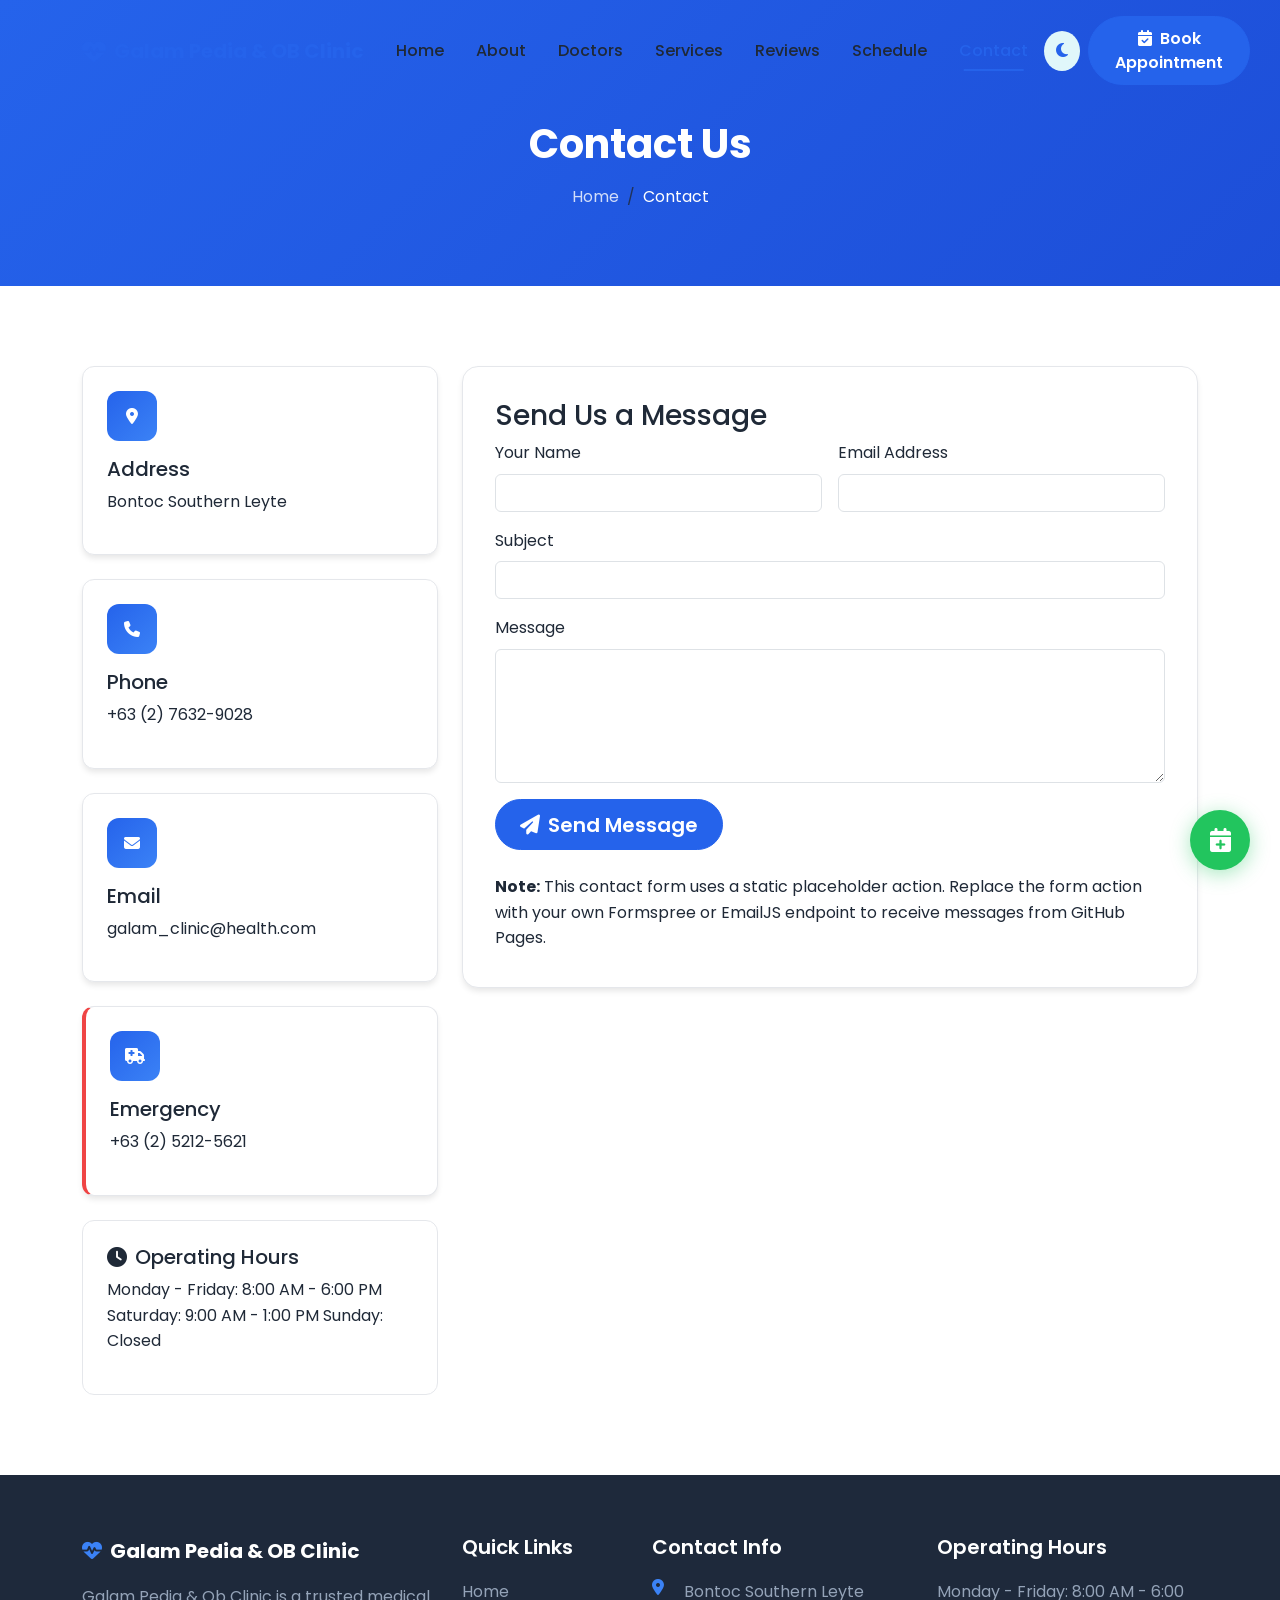
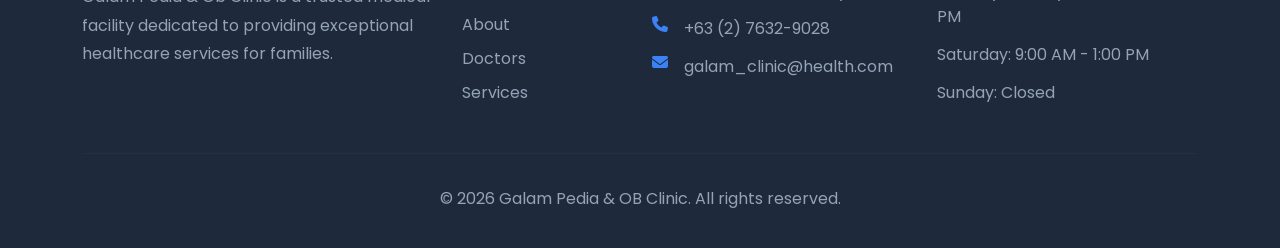
<file: contact.html>
<!DOCTYPE html>
<html lang="en" data-theme="light">
<head>
    <meta charset="UTF-8">
    <meta name="viewport" content="width=device-width, initial-scale=1.0">
    <meta name="description" content="Contact Galam Pedia & OB Clinic for appointments, questions, and support.">
    <title>Contact | Galam Pedia & OB Clinic</title>
    <link rel="preconnect" href="https://fonts.googleapis.com">
    <link rel="preconnect" href="https://fonts.gstatic.com" crossorigin>
    <link href="https://fonts.googleapis.com/css2?family=Poppins:wght@300;400;500;600;700;800&display=swap" rel="stylesheet">
    <link href="https://cdn.jsdelivr.net/npm/bootstrap@5.3.2/dist/css/bootstrap.min.css" rel="stylesheet">
    <link href="https://cdnjs.cloudflare.com/ajax/libs/font-awesome/6.5.1/css/all.min.css" rel="stylesheet">
    <link href="https://unpkg.com/aos@2.3.1/dist/aos.css" rel="stylesheet">
    <link href="assets/css/style.css" rel="stylesheet">
</head>
<body data-page="contact">
    <div id="loading-screen">
        <div class="loader">
            <div class="loader-icon"><i class="fas fa-heartbeat"></i></div>
            <p>Loading...</p>
        </div>
    </div>
    <div id="scroll-progress"></div>

    <nav class="navbar navbar-expand-lg fixed-top" id="mainNavbar">
        <div class="container">
            <a class="navbar-brand" href="index.html">
                <i class="fas fa-heartbeat brand-icon"></i>
                <span>Galam Pedia & OB Clinic</span>
            </a>
            <button class="navbar-toggler" type="button" data-bs-toggle="collapse" data-bs-target="#navbarNav">
                <span class="navbar-toggler-icon"></span>
            </button>
            <div class="collapse navbar-collapse" id="navbarNav">
                <ul class="navbar-nav mx-auto">
                    <li class="nav-item"><a class="nav-link" href="index.html">Home</a></li>
                    <li class="nav-item"><a class="nav-link" href="about.html">About</a></li>
                    <li class="nav-item"><a class="nav-link" href="doctors.html">Doctors</a></li>
                    <li class="nav-item"><a class="nav-link" href="services.html">Services</a></li>
                    <li class="nav-item"><a class="nav-link" href="reviews.html">Reviews</a></li>
                    <li class="nav-item"><a class="nav-link" href="schedule.html">Schedule</a></li>
                    <li class="nav-item"><a class="nav-link active" href="contact.html">Contact</a></li>
                </ul>
                <div class="d-flex align-items-center gap-2">
                    <button class="btn btn-theme-toggle" id="themeToggle" title="Toggle dark mode">
                        <i class="fas fa-moon"></i>
                    </button>
                    <a href="appointment.html" class="btn btn-primary btn-appointment">
                        <i class="fas fa-calendar-check me-1"></i> Book Appointment
                    </a>
                </div>
            </div>
        </div>
    </nav>

    <main>
        <section class="page-hero">
            <div class="container">
                <h1 data-aos="fade-up">Contact Us</h1>
                <nav aria-label="breadcrumb" data-aos="fade-up" data-aos-delay="100">
                    <ol class="breadcrumb justify-content-center">
                        <li class="breadcrumb-item"><a href="index.html">Home</a></li>
                        <li class="breadcrumb-item active">Contact</li>
                    </ol>
                </nav>
            </div>
        </section>

        <section class="section-padding">
            <div class="container">
                <div class="row g-4">
                    <div class="col-lg-4" data-aos="fade-right">
                        <div class="contact-card mb-4">
                            <div class="contact-card-icon"><i class="fas fa-map-marker-alt"></i></div>
                            <h5>Address</h5>
                            <p data-content-key="clinic_address">Bontoc Southern Leyte</p>
                        </div>
                        <div class="contact-card mb-4">
                            <div class="contact-card-icon"><i class="fas fa-phone"></i></div>
                            <h5>Phone</h5>
                            <p data-content-key="clinic_phone">+63 (2) 7632-9028</p>
                        </div>
                        <div class="contact-card mb-4">
                            <div class="contact-card-icon"><i class="fas fa-envelope"></i></div>
                            <h5>Email</h5>
                            <p data-content-key="clinic_email">galam_clinic@health.com</p>
                        </div>
                        <div class="contact-card mb-4 emergency">
                            <div class="contact-card-icon"><i class="fas fa-ambulance"></i></div>
                            <h5>Emergency</h5>
                            <p data-content-key="clinic_emergency">+63 (2) 5212-5621</p>
                        </div>
                        <div class="hours-card mt-4">
                            <h5><i class="fas fa-clock me-2"></i>Operating Hours</h5>
                            <p data-content-key="clinic_hours">Monday - Friday: 8:00 AM - 6:00 PM<br>Saturday: 9:00 AM - 1:00 PM<br>Sunday: Closed</p>
                        </div>
                    </div>
                    <div class="col-lg-8" data-aos="fade-left">
                        <div class="contact-form-card">
                            <h3>Send Us a Message</h3>
                            <form action="https://formspree.io/f/your_form_id" method="POST" class="review-form contact-form">
                                <input type="hidden" name="_subject" value="New Website Contact Message">
                                <input type="hidden" name="_honeypot" value="">
                                <input type="hidden" name="_captcha" value="false">
                                <div class="row g-3">
                                    <div class="col-md-6">
                                        <label class="form-label">Your Name</label>
                                        <input type="text" name="name" class="form-control" required>
                                    </div>
                                    <div class="col-md-6">
                                        <label class="form-label">Email Address</label>
                                        <input type="email" name="email" class="form-control" required>
                                    </div>
                                    <div class="col-12">
                                        <label class="form-label">Subject</label>
                                        <input type="text" name="subject" class="form-control" required>
                                    </div>
                                    <div class="col-12">
                                        <label class="form-label">Message</label>
                                        <textarea name="message" class="form-control" rows="5" required></textarea>
                                    </div>
                                    <div class="col-12">
                                        <button type="submit" class="btn btn-primary btn-lg">
                                            <i class="fas fa-paper-plane me-2"></i>Send Message
                                        </button>
                                    </div>
                                </div>
                            </form>
                            <div class="form-note mt-4">
                                <p class="mb-1"><strong>Note:</strong> This contact form uses a static placeholder action. Replace the form action with your own Formspree or EmailJS endpoint to receive messages from GitHub Pages.</p>
                            </div>
                        </div>

                        <div class="map-container mt-4" id="mapEmbed"></div>
                    </div>
                </div>
            </div>
        </section>
    </main>

    <footer class="site-footer">
        <div class="container">
            <div class="row g-4">
                <div class="col-lg-4 col-md-6">
                    <div class="footer-brand">
                        <i class="fas fa-heartbeat"></i>
                        <span>Galam Pedia & OB Clinic</span>
                    </div>
                    <p class="footer-desc">Galam Pedia & Ob Clinic is a trusted medical facility dedicated to providing exceptional healthcare services for families.</p>
                </div>
                <div class="col-lg-2 col-md-6">
                    <h5>Quick Links</h5>
                    <ul class="footer-links">
                        <li><a href="index.html">Home</a></li>
                        <li><a href="about.html">About</a></li>
                        <li><a href="doctors.html">Doctors</a></li>
                        <li><a href="services.html">Services</a></li>
                    </ul>
                </div>
                <div class="col-lg-3 col-md-6">
                    <h5>Contact Info</h5>
                    <ul class="footer-contact">
                        <li><i class="fas fa-map-marker-alt"></i> Bontoc Southern Leyte</li>
                        <li><i class="fas fa-phone"></i> +63 (2) 7632-9028</li>
                        <li><i class="fas fa-envelope"></i> galam_clinic@health.com</li>
                    </ul>
                </div>
                <div class="col-lg-3 col-md-6">
                    <h5>Operating Hours</h5>
                    <ul class="footer-hours">
                        <li>Monday - Friday: 8:00 AM - 6:00 PM</li>
                        <li>Saturday: 9:00 AM - 1:00 PM</li>
                        <li>Sunday: Closed</li>
                    </ul>
                </div>
            </div>
            <hr class="footer-divider">
            <div class="footer-bottom">
                <p>&copy; 2026 Galam Pedia & OB Clinic. All rights reserved.</p>
            </div>
        </div>
    </footer>

    <button id="backToTop" class="back-to-top" title="Back to top"><i class="fas fa-chevron-up"></i></button>
    <a href="appointment.html" class="sticky-fab" title="Book Appointment"><i class="fas fa-calendar-plus"></i></a>

    <script src="https://cdn.jsdelivr.net/npm/bootstrap@5.3.2/dist/js/bootstrap.bundle.min.js"></script>
    <script src="https://unpkg.com/aos@2.3.1/dist/aos.js"></script>
    <script src="assets/js/main.js"></script>
    <script src="assets/js/site.js"></script>
</body>
</html>
</file>
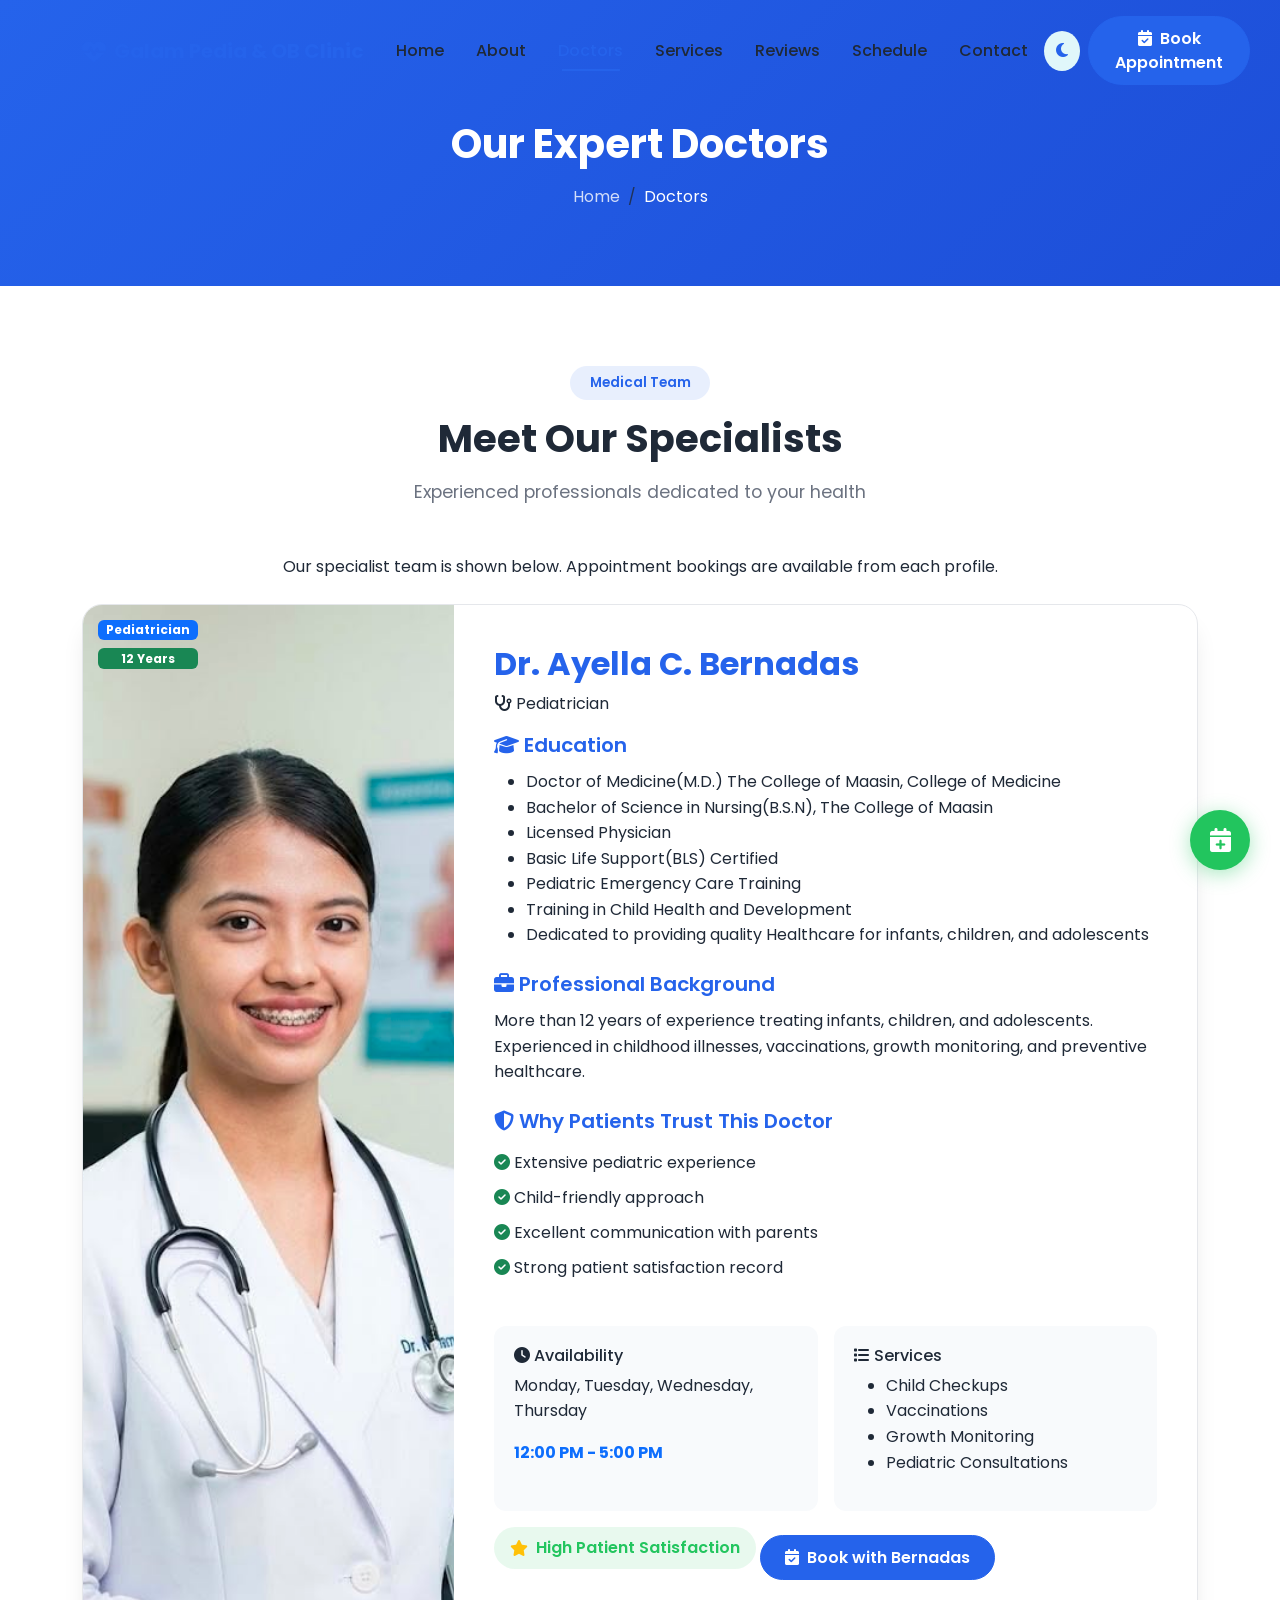
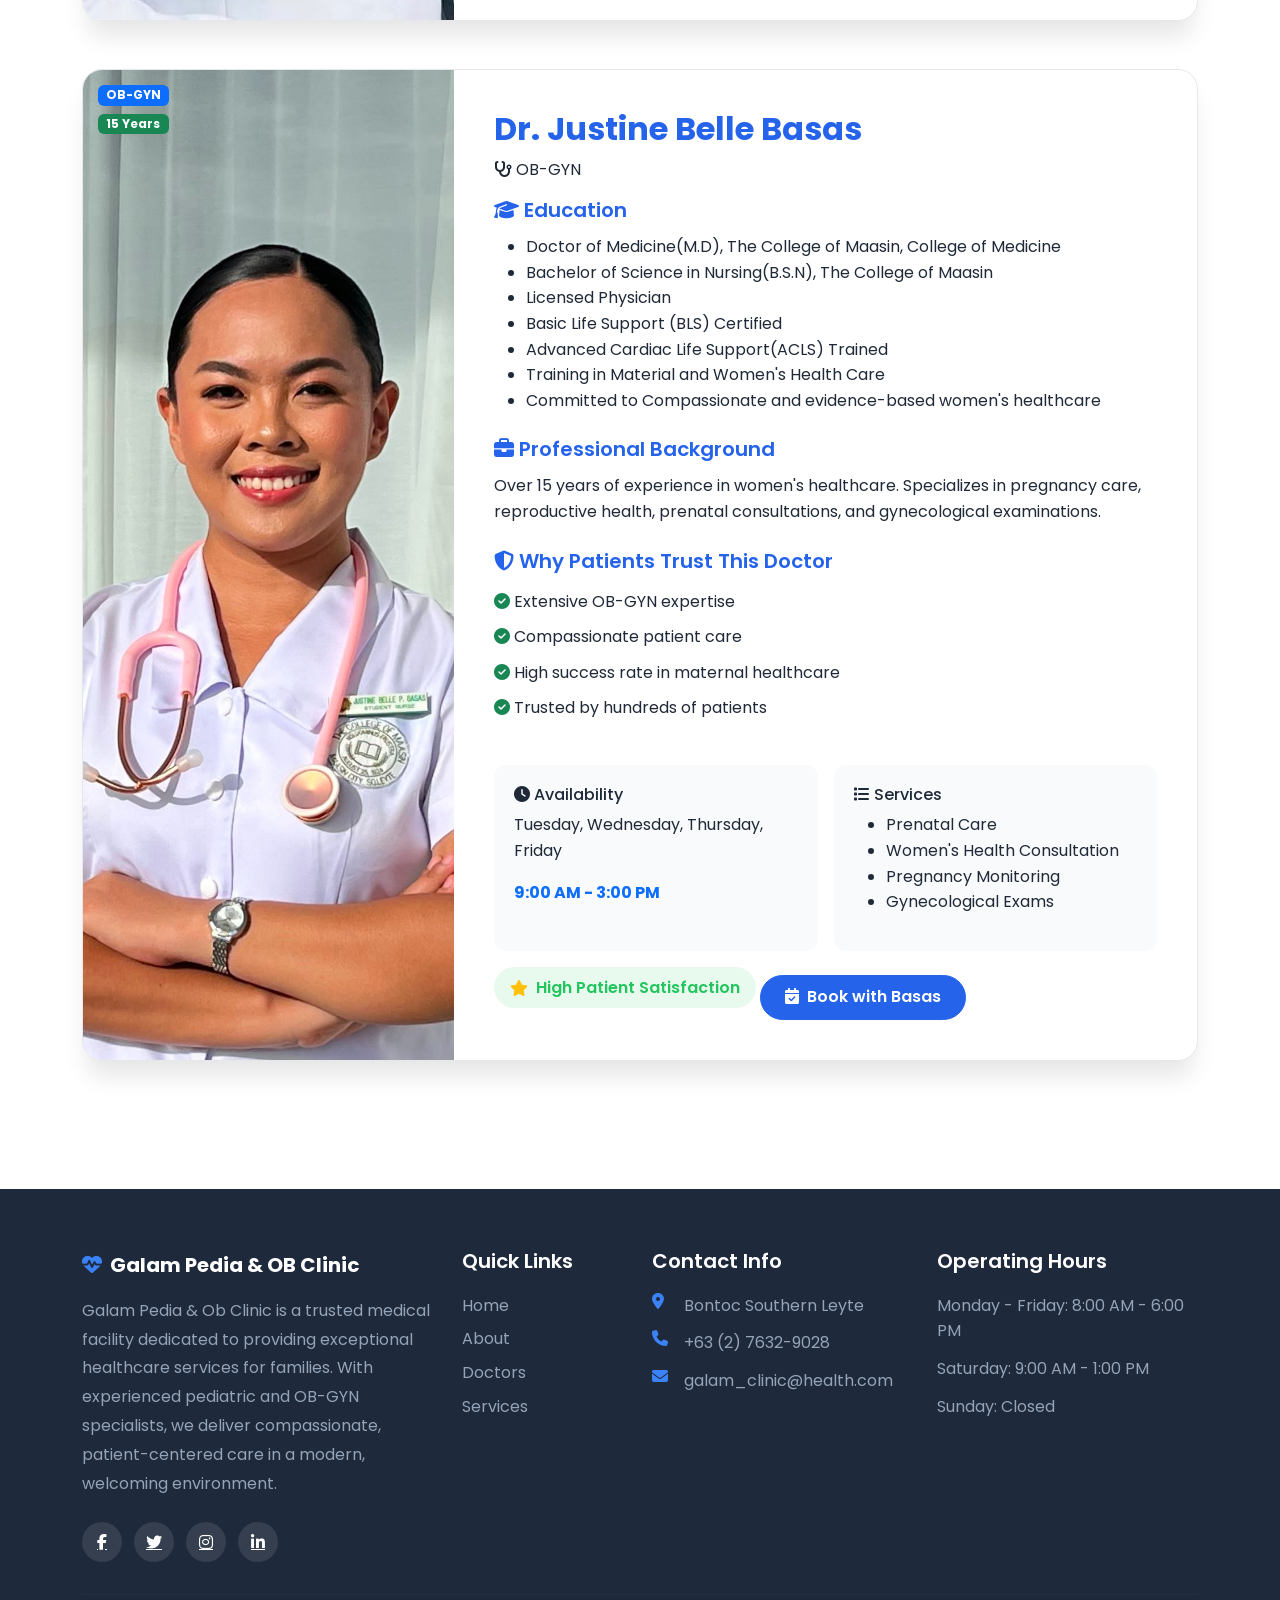
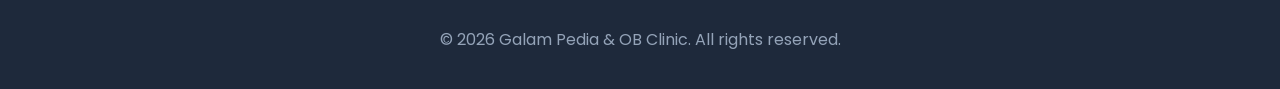
<file: doctors.html>
<!DOCTYPE html>
<html lang="en" data-theme="light">
<head>
    <meta charset="UTF-8">
    <meta name="viewport" content="width=device-width, initial-scale=1.0">
    <meta name="description" content="Meet the doctors at Galam Pedia & OB Clinic.">
    <title>Doctors | Galam Pedia & OB Clinic</title>
    <link rel="preconnect" href="https://fonts.googleapis.com">
    <link rel="preconnect" href="https://fonts.gstatic.com" crossorigin>
    <link href="https://fonts.googleapis.com/css2?family=Poppins:wght@300;400;500;600;700;800&display=swap" rel="stylesheet">
    <link href="https://cdn.jsdelivr.net/npm/bootstrap@5.3.2/dist/css/bootstrap.min.css" rel="stylesheet">
    <link href="https://cdnjs.cloudflare.com/ajax/libs/font-awesome/6.5.1/css/all.min.css" rel="stylesheet">
    <link href="https://unpkg.com/aos@2.3.1/dist/aos.css" rel="stylesheet">
    <link href="assets/css/style.css" rel="stylesheet">
</head>
<body data-page="doctors">
    <div id="loading-screen">
        <div class="loader">
            <div class="loader-icon"><i class="fas fa-heartbeat"></i></div>
            <p>Loading...</p>
        </div>
    </div>
    <div id="scroll-progress"></div>

    <nav class="navbar navbar-expand-lg fixed-top" id="mainNavbar">
        <div class="container">
            <a class="navbar-brand" href="index.html">
                <i class="fas fa-heartbeat brand-icon"></i>
                <span>Galam Pedia & OB Clinic</span>
            </a>
            <button class="navbar-toggler" type="button" data-bs-toggle="collapse" data-bs-target="#navbarNav">
                <span class="navbar-toggler-icon"></span>
            </button>
            <div class="collapse navbar-collapse" id="navbarNav">
                <ul class="navbar-nav mx-auto">
                    <li class="nav-item"><a class="nav-link" href="index.html">Home</a></li>
                    <li class="nav-item"><a class="nav-link" href="about.html">About</a></li>
                    <li class="nav-item"><a class="nav-link active" href="doctors.html">Doctors</a></li>
                    <li class="nav-item"><a class="nav-link" href="services.html">Services</a></li>
                    <li class="nav-item"><a class="nav-link" href="reviews.html">Reviews</a></li>
                    <li class="nav-item"><a class="nav-link" href="schedule.html">Schedule</a></li>
                    <li class="nav-item"><a class="nav-link" href="contact.html">Contact</a></li>
                </ul>
                <div class="d-flex align-items-center gap-2">
                    <button class="btn btn-theme-toggle" id="themeToggle" title="Toggle dark mode">
                        <i class="fas fa-moon"></i>
                    </button>
                    <a href="appointment.html" class="btn btn-primary btn-appointment">
                        <i class="fas fa-calendar-check me-1"></i> Book Appointment
                    </a>
                </div>
            </div>
        </div>
    </nav>

    <main>
        <section class="page-hero">
            <div class="container">
                <h1 data-aos="fade-up">Our Expert Doctors</h1>
                <nav aria-label="breadcrumb" data-aos="fade-up" data-aos-delay="100">
                    <ol class="breadcrumb justify-content-center">
                        <li class="breadcrumb-item"><a href="index.html">Home</a></li>
                        <li class="breadcrumb-item active">Doctors</li>
                    </ol>
                </nav>
            </div>
        </section>

        <section class="section-padding">
            <div class="container">
                <div class="text-center mb-5" data-aos="fade-up">
                    <span class="section-badge">Medical Team</span>
                    <h2 class="section-title">Meet Our Specialists</h2>
                    <p class="section-subtitle">Experienced professionals dedicated to your health</p>
                </div>
                <div class="row g-4 mb-4">
                    <div class="col-12" data-aos="fade-up" data-aos-delay="100">
                        <p class="text-center mb-0">Our specialist team is shown below. Appointment bookings are available from each profile.</p>
                    </div>
                </div>

                <div class="doctor-list">
                    <div class="doctor-profile-card mb-5" data-aos="fade-up" data-aos-delay="100">
                        <div class="row g-0">
                            <div class="col-lg-4">
                                <div class="doctor-profile-img">
                                    <img src="assets/images/doctors/doctor_1780497170_f39f38fa.jpg" alt="Dr. Ayella C. Bernadas" loading="lazy">
                                    <div class="doctor-badges">
                                        <span class="badge bg-primary">Pediatrician</span>
                                        <span class="badge bg-success">12 Years</span>
                                    </div>
                                    <span class="status-badge status-available">available</span>
                                </div>
                            </div>
                            <div class="col-lg-8">
                                <div class="doctor-profile-body">
                                    <h2>Dr. Ayella C. Bernadas</h2>
                                    <p class="specialization"><i class="fas fa-stethoscope"></i> Pediatrician</p>

                                    <div class="profile-section">
                                        <h5><i class="fas fa-graduation-cap"></i> Education</h5>
                                        <ul>
                                            <li>Doctor of Medicine(M.D.) The College of Maasin, College of Medicine</li>
                                            <li>Bachelor of Science in Nursing(B.S.N), The College of Maasin</li>
                                            <li>Licensed Physician</li>
                                            <li>Basic Life Support(BLS) Certified</li>
                                            <li>Pediatric Emergency Care Training</li>
                                            <li>Training in Child Health and Development</li>
                                            <li>Dedicated to providing quality Healthcare for infants, children, and adolescents</li>
                                        </ul>
                                    </div>

                                    <div class="profile-section">
                                        <h5><i class="fas fa-briefcase"></i> Professional Background</h5>
                                        <p>More than 12 years of experience treating infants, children, and adolescents. Experienced in childhood illnesses, vaccinations, growth monitoring, and preventive healthcare.</p>
                                    </div>

                                    <div class="profile-section">
                                        <h5><i class="fas fa-shield-alt"></i> Why Patients Trust This Doctor</h5>
                                        <ul class="trust-list">
                                            <li><i class="fas fa-check-circle text-success"></i> Extensive pediatric experience</li>
                                            <li><i class="fas fa-check-circle text-success"></i> Child-friendly approach</li>
                                            <li><i class="fas fa-check-circle text-success"></i> Excellent communication with parents</li>
                                            <li><i class="fas fa-check-circle text-success"></i> Strong patient satisfaction record</li>
                                        </ul>
                                    </div>

                                    <div class="row g-3 mt-2">
                                        <div class="col-md-6">
                                            <div class="info-box">
                                                <h6><i class="fas fa-clock"></i> Availability</h6>
                                                <p>Monday, Tuesday, Wednesday, Thursday</p>
                                                <p class="text-primary fw-bold">12:00 PM - 5:00 PM</p>
                                            </div>
                                        </div>
                                        <div class="col-md-6">
                                            <div class="info-box">
                                                <h6><i class="fas fa-list"></i> Services</h6>
                                                <ul class="services-list">
                                                    <li>Child Checkups</li>
                                                    <li>Vaccinations</li>
                                                    <li>Growth Monitoring</li>
                                                    <li>Pediatric Consultations</li>
                                                </ul>
                                            </div>
                                        </div>
                                    </div>

                                    <div class="satisfaction-indicator mt-3">
                                        <i class="fas fa-star text-warning"></i>
                                        <span>High Patient Satisfaction</span>
                                    </div>

                                    <a href="appointment.html?doctor=1" class="btn btn-primary mt-3">
                                        <i class="fas fa-calendar-check me-2"></i>Book with Bernadas
                                    </a>
                                </div>
                            </div>
                        </div>
                    </div>

                    <div class="doctor-profile-card mb-5" data-aos="fade-up" data-aos-delay="150">
                        <div class="row g-0">
                            <div class="col-lg-4">
                                <div class="doctor-profile-img">
                                    <img src="assets/images/doctors/doctor_1780491369_b800c049.jpg" alt="Dr. Justine Belle Basas" loading="lazy">
                                    <div class="doctor-badges">
                                        <span class="badge bg-primary">OB-GYN</span>
                                        <span class="badge bg-success">15 Years</span>
                                    </div>
                                    <span class="status-badge status-available">available</span>
                                </div>
                            </div>
                            <div class="col-lg-8">
                                <div class="doctor-profile-body">
                                    <h2>Dr. Justine Belle Basas</h2>
                                    <p class="specialization"><i class="fas fa-stethoscope"></i> OB-GYN</p>

                                    <div class="profile-section">
                                        <h5><i class="fas fa-graduation-cap"></i> Education</h5>
                                        <ul>
                                            <li>Doctor of Medicine(M.D), The College of Maasin, College of Medicine</li>
                                            <li>Bachelor of Science in Nursing(B.S.N), The College of Maasin</li>
                                            <li>Licensed Physician</li>
                                            <li>Basic Life Support (BLS) Certified</li>
                                            <li>Advanced Cardiac Life Support(ACLS) Trained</li>
                                            <li>Training in Material and Women's Health Care</li>
                                            <li>Committed to Compassionate and evidence-based women's healthcare</li>
                                        </ul>
                                    </div>

                                    <div class="profile-section">
                                        <h5><i class="fas fa-briefcase"></i> Professional Background</h5>
                                        <p>Over 15 years of experience in women's healthcare. Specializes in pregnancy care, reproductive health, prenatal consultations, and gynecological examinations.</p>
                                    </div>

                                    <div class="profile-section">
                                        <h5><i class="fas fa-shield-alt"></i> Why Patients Trust This Doctor</h5>
                                        <ul class="trust-list">
                                            <li><i class="fas fa-check-circle text-success"></i> Extensive OB-GYN expertise</li>
                                            <li><i class="fas fa-check-circle text-success"></i> Compassionate patient care</li>
                                            <li><i class="fas fa-check-circle text-success"></i> High success rate in maternal healthcare</li>
                                            <li><i class="fas fa-check-circle text-success"></i> Trusted by hundreds of patients</li>
                                        </ul>
                                    </div>

                                    <div class="row g-3 mt-2">
                                        <div class="col-md-6">
                                            <div class="info-box">
                                                <h6><i class="fas fa-clock"></i> Availability</h6>
                                                <p>Tuesday, Wednesday, Thursday, Friday</p>
                                                <p class="text-primary fw-bold">9:00 AM - 3:00 PM</p>
                                            </div>
                                        </div>
                                        <div class="col-md-6">
                                            <div class="info-box">
                                                <h6><i class="fas fa-list"></i> Services</h6>
                                                <ul class="services-list">
                                                    <li>Prenatal Care</li>
                                                    <li>Women's Health Consultation</li>
                                                    <li>Pregnancy Monitoring</li>
                                                    <li>Gynecological Exams</li>
                                                </ul>
                                            </div>
                                        </div>
                                    </div>

                                    <div class="satisfaction-indicator mt-3">
                                        <i class="fas fa-star text-warning"></i>
                                        <span>High Patient Satisfaction</span>
                                    </div>

                                    <a href="appointment.html?doctor=2" class="btn btn-primary mt-3">
                                        <i class="fas fa-calendar-check me-2"></i>Book with Basas
                                    </a>
                                </div>
                            </div>
                        </div>
                    </div>
                </div>
            </div>
        </section>
    </main>

    <footer class="site-footer">
        <div class="container">
            <div class="row g-4">
                <div class="col-lg-4 col-md-6">
                    <div class="footer-brand">
                        <i class="fas fa-heartbeat"></i>
                        <span>Galam Pedia & OB Clinic</span>
                    </div>
                    <p class="footer-desc">Galam Pedia & Ob Clinic is a trusted medical facility dedicated to providing exceptional healthcare services for families. With experienced pediatric and OB-GYN specialists, we deliver compassionate, patient-centered care in a modern, welcoming environment.</p>
                    <div class="social-links">
                        <a href="#"><i class="fab fa-facebook-f"></i></a>
                        <a href="#"><i class="fab fa-twitter"></i></a>
                        <a href="#"><i class="fab fa-instagram"></i></a>
                        <a href="#"><i class="fab fa-linkedin-in"></i></a>
                    </div>
                </div>
                <div class="col-lg-2 col-md-6">
                    <h5>Quick Links</h5>
                    <ul class="footer-links">
                        <li><a href="index.html">Home</a></li>
                        <li><a href="about.html">About</a></li>
                        <li><a href="doctors.html">Doctors</a></li>
                        <li><a href="services.html">Services</a></li>
                    </ul>
                </div>
                <div class="col-lg-3 col-md-6">
                    <h5>Contact Info</h5>
                    <ul class="footer-contact">
                        <li><i class="fas fa-map-marker-alt"></i> Bontoc Southern Leyte</li>
                        <li><i class="fas fa-phone"></i> +63 (2) 7632-9028</li>
                        <li><i class="fas fa-envelope"></i> galam_clinic@health.com</li>
                    </ul>
                </div>
                <div class="col-lg-3 col-md-6">
                    <h5>Operating Hours</h5>
                    <ul class="footer-hours">
                        <li>Monday - Friday: 8:00 AM - 6:00 PM</li>
                        <li>Saturday: 9:00 AM - 1:00 PM</li>
                        <li>Sunday: Closed</li>
                    </ul>
                </div>
            </div>
            <hr class="footer-divider">
            <div class="footer-bottom">
                <p>&copy; 2026 Galam Pedia & OB Clinic. All rights reserved.</p>
            </div>
        </div>
    </footer>

    <button id="backToTop" class="back-to-top" title="Back to top"><i class="fas fa-chevron-up"></i></button>
    <a href="appointment.html" class="sticky-fab" title="Book Appointment"><i class="fas fa-calendar-plus"></i></a>

    <script src="https://cdn.jsdelivr.net/npm/bootstrap@5.3.2/dist/js/bootstrap.bundle.min.js"></script>
    <script src="https://unpkg.com/aos@2.3.1/dist/aos.js"></script>
    <script src="assets/js/main.js"></script>
    <script src="assets/js/site.js"></script>
</body>
</html>
</file>
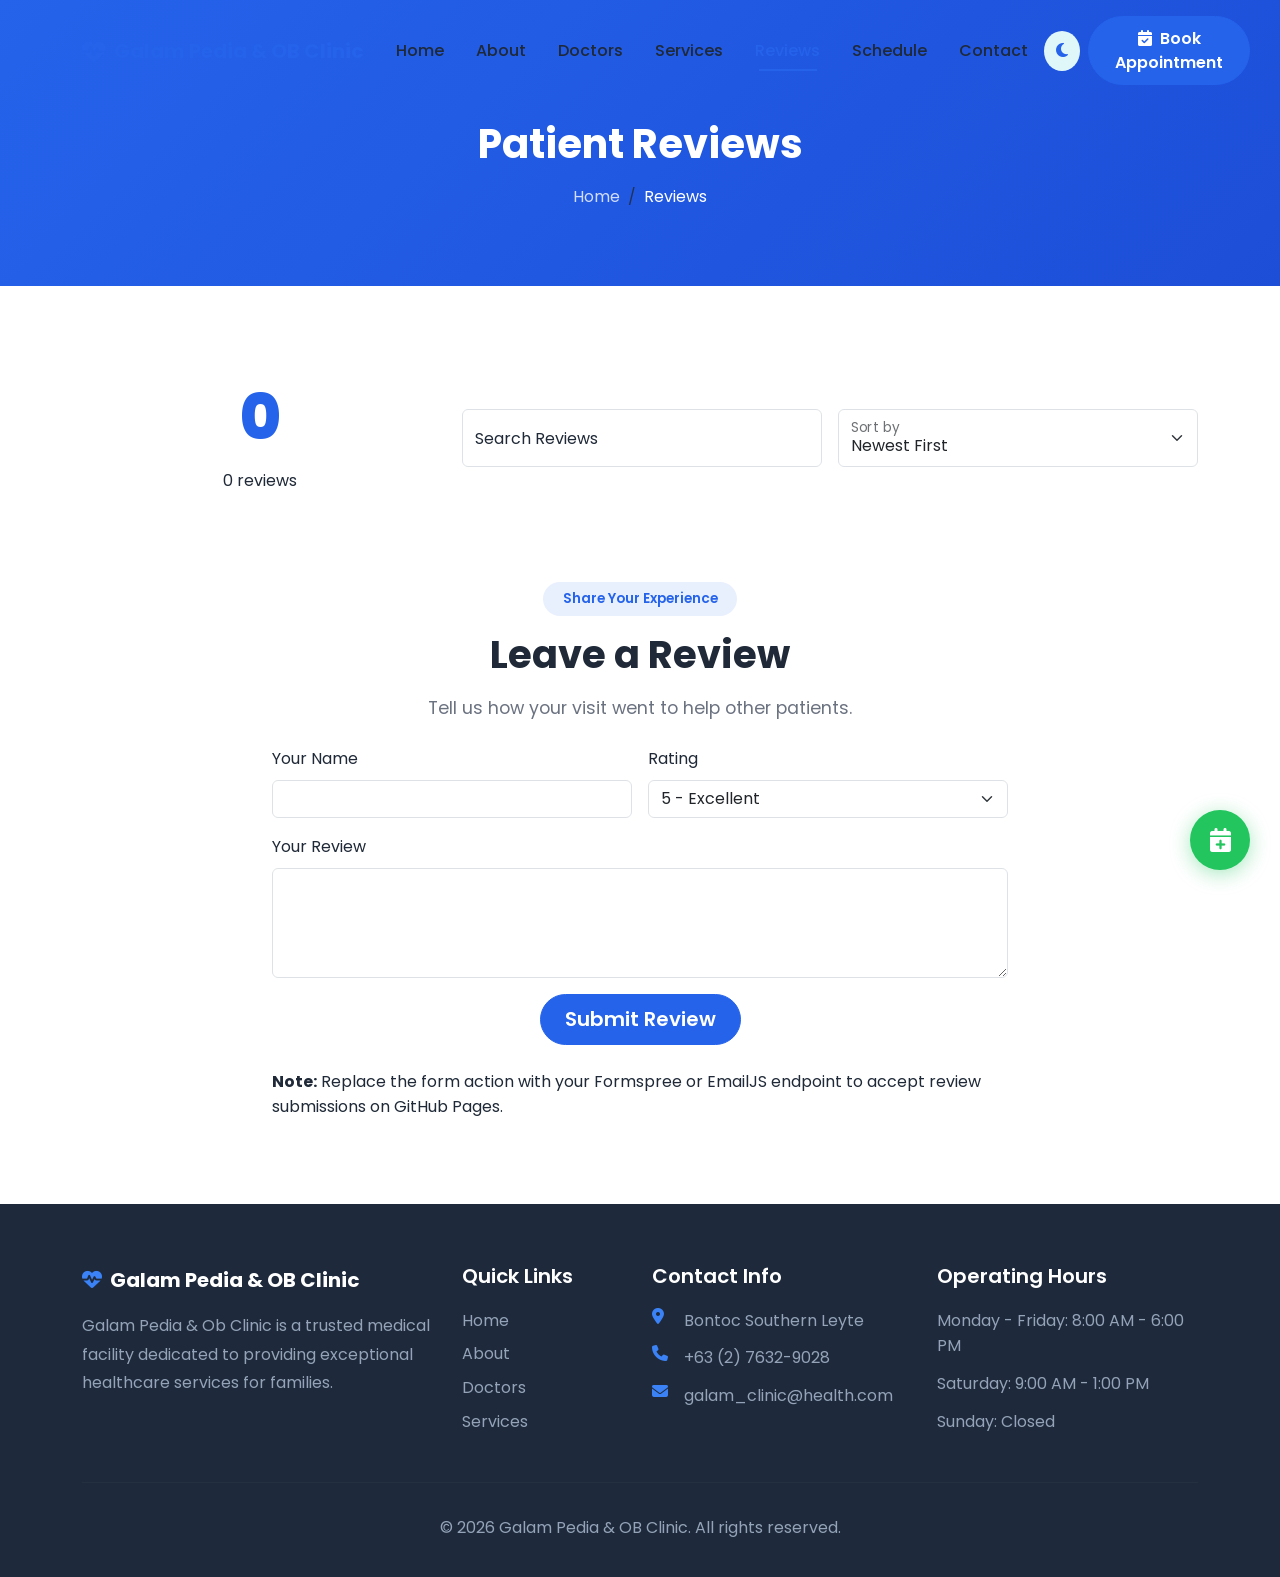
<file: reviews.html>
<!DOCTYPE html>
<html lang="en" data-theme="light">
<head>
    <meta charset="UTF-8">
    <meta name="viewport" content="width=device-width, initial-scale=1.0">
    <meta name="description" content="Patient reviews and testimonials for Galam Pedia & OB Clinic.">
    <title>Reviews | Galam Pedia & OB Clinic</title>
    <link rel="preconnect" href="https://fonts.googleapis.com">
    <link rel="preconnect" href="https://fonts.gstatic.com" crossorigin>
    <link href="https://fonts.googleapis.com/css2?family=Poppins:wght@300;400;500;600;700;800&display=swap" rel="stylesheet">
    <link href="https://cdn.jsdelivr.net/npm/bootstrap@5.3.2/dist/css/bootstrap.min.css" rel="stylesheet">
    <link href="https://cdnjs.cloudflare.com/ajax/libs/font-awesome/6.5.1/css/all.min.css" rel="stylesheet">
    <link href="https://unpkg.com/aos@2.3.1/dist/aos.css" rel="stylesheet">
    <link href="assets/css/style.css" rel="stylesheet">
</head>
<body data-page="reviews">
    <div id="loading-screen">
        <div class="loader">
            <div class="loader-icon"><i class="fas fa-heartbeat"></i></div>
            <p>Loading...</p>
        </div>
    </div>
    <div id="scroll-progress"></div>

    <nav class="navbar navbar-expand-lg fixed-top" id="mainNavbar">
        <div class="container">
            <a class="navbar-brand" href="index.html">
                <i class="fas fa-heartbeat brand-icon"></i>
                <span>Galam Pedia & OB Clinic</span>
            </a>
            <button class="navbar-toggler" type="button" data-bs-toggle="collapse" data-bs-target="#navbarNav">
                <span class="navbar-toggler-icon"></span>
            </button>
            <div class="collapse navbar-collapse" id="navbarNav">
                <ul class="navbar-nav mx-auto">
                    <li class="nav-item"><a class="nav-link" href="index.html">Home</a></li>
                    <li class="nav-item"><a class="nav-link" href="about.html">About</a></li>
                    <li class="nav-item"><a class="nav-link" href="doctors.html">Doctors</a></li>
                    <li class="nav-item"><a class="nav-link" href="services.html">Services</a></li>
                    <li class="nav-item"><a class="nav-link active" href="reviews.html">Reviews</a></li>
                    <li class="nav-item"><a class="nav-link" href="schedule.html">Schedule</a></li>
                    <li class="nav-item"><a class="nav-link" href="contact.html">Contact</a></li>
                </ul>
                <div class="d-flex align-items-center gap-2">
                    <button class="btn btn-theme-toggle" id="themeToggle" title="Toggle dark mode">
                        <i class="fas fa-moon"></i>
                    </button>
                    <a href="appointment.html" class="btn btn-primary btn-appointment">
                        <i class="fas fa-calendar-check me-1"></i> Book Appointment
                    </a>
                </div>
            </div>
        </div>
    </nav>

    <main>
        <section class="page-hero">
            <div class="container">
                <h1 data-aos="fade-up">Patient Reviews</h1>
                <nav aria-label="breadcrumb" data-aos="fade-up" data-aos-delay="100">
                    <ol class="breadcrumb justify-content-center">
                        <li class="breadcrumb-item"><a href="index.html">Home</a></li>
                        <li class="breadcrumb-item active">Reviews</li>
                    </ol>
                </nav>
            </div>
        </section>

        <section class="section-padding">
            <div class="container">
                <div class="row align-items-center mb-5" data-aos="fade-up">
                    <div class="col-md-4 text-center">
                        <div class="rating-big" id="averageRating">0</div>
                        <div class="rating-stars-lg" id="ratingSummary"></div>
                        <p><span id="totalReviews">0</span> reviews</p>
                    </div>
                    <div class="col-md-8">
                        <div class="row g-3 align-items-center">
                            <div class="col-md-6">
                                <div class="form-floating">
                                    <input type="search" id="reviewSearch" class="form-control" placeholder="Search reviews...">
                                    <label for="reviewSearch">Search Reviews</label>
                                </div>
                            </div>
                            <div class="col-md-6">
                                <div class="form-floating">
                                    <select id="reviewSort" class="form-select">
                                        <option value="newest">Newest First</option>
                                        <option value="rating_desc">Highest Rating</option>
                                        <option value="rating_asc">Lowest Rating</option>
                                    </select>
                                    <label for="reviewSort">Sort by</label>
                                </div>
                            </div>
                        </div>
                    </div>
                </div>

                <div class="row g-4" id="reviewCards"></div>

                <div class="submit-review-section mt-5" data-aos="fade-up">
                    <div class="text-center mb-4">
                        <span class="section-badge">Share Your Experience</span>
                        <h2 class="section-title">Leave a Review</h2>
                        <p class="section-subtitle">Tell us how your visit went to help other patients.</p>
                    </div>
                    <div class="row justify-content-center">
                        <div class="col-lg-8">
                            <form action="https://formspree.io/f/your_form_id" method="POST" class="review-form">
                                <input type="hidden" name="_subject" value="New Patient Review">
                                <input type="hidden" name="_honeypot" value="">
                                <input type="hidden" name="_captcha" value="false">
                                <div class="row g-3">
                                    <div class="col-md-6">
                                        <label class="form-label">Your Name</label>
                                        <input type="text" name="reviewer_name" class="form-control" required>
                                    </div>
                                    <div class="col-md-6">
                                        <label class="form-label">Rating</label>
                                        <select name="rating" class="form-select" required>
                                            <option value="5">5 - Excellent</option>
                                            <option value="4">4 - Very Good</option>
                                            <option value="3">3 - Good</option>
                                            <option value="2">2 - Fair</option>
                                            <option value="1">1 - Poor</option>
                                        </select>
                                    </div>
                                    <div class="col-12">
                                        <label class="form-label">Your Review</label>
                                        <textarea name="comment" class="form-control" rows="4" required></textarea>
                                    </div>
                                    <div class="col-12 text-center">
                                        <button type="submit" class="btn btn-primary btn-lg">Submit Review</button>
                                    </div>
                                </div>
                            </form>
                            <div class="form-note mt-4">
                                <p class="mb-1"><strong>Note:</strong> Replace the form action with your Formspree or EmailJS endpoint to accept review submissions on GitHub Pages.</p>
                            </div>
                        </div>
                    </div>
                </div>
            </div>
        </section>
    </main>

    <footer class="site-footer">
        <div class="container">
            <div class="row g-4">
                <div class="col-lg-4 col-md-6">
                    <div class="footer-brand">
                        <i class="fas fa-heartbeat"></i>
                        <span>Galam Pedia & OB Clinic</span>
                    </div>
                    <p class="footer-desc">Galam Pedia & Ob Clinic is a trusted medical facility dedicated to providing exceptional healthcare services for families.</p>
                </div>
                <div class="col-lg-2 col-md-6">
                    <h5>Quick Links</h5>
                    <ul class="footer-links">
                        <li><a href="index.html">Home</a></li>
                        <li><a href="about.html">About</a></li>
                        <li><a href="doctors.html">Doctors</a></li>
                        <li><a href="services.html">Services</a></li>
                    </ul>
                </div>
                <div class="col-lg-3 col-md-6">
                    <h5>Contact Info</h5>
                    <ul class="footer-contact">
                        <li><i class="fas fa-map-marker-alt"></i> Bontoc Southern Leyte</li>
                        <li><i class="fas fa-phone"></i> +63 (2) 7632-9028</li>
                        <li><i class="fas fa-envelope"></i> galam_clinic@health.com</li>
                    </ul>
                </div>
                <div class="col-lg-3 col-md-6">
                    <h5>Operating Hours</h5>
                    <ul class="footer-hours">
                        <li>Monday - Friday: 8:00 AM - 6:00 PM</li>
                        <li>Saturday: 9:00 AM - 1:00 PM</li>
                        <li>Sunday: Closed</li>
                    </ul>
                </div>
            </div>
            <hr class="footer-divider">
            <div class="footer-bottom">
                <p>&copy; 2026 Galam Pedia & OB Clinic. All rights reserved.</p>
            </div>
        </div>
    </footer>

    <button id="backToTop" class="back-to-top" title="Back to top"><i class="fas fa-chevron-up"></i></button>
    <a href="appointment.html" class="sticky-fab" title="Book Appointment"><i class="fas fa-calendar-plus"></i></a>

    <script src="https://cdn.jsdelivr.net/npm/bootstrap@5.3.2/dist/js/bootstrap.bundle.min.js"></script>
    <script src="https://unpkg.com/aos@2.3.1/dist/aos.js"></script>
    <script src="assets/js/main.js"></script>
    <script src="assets/js/site.js"></script>
</body>
</html>
</file>
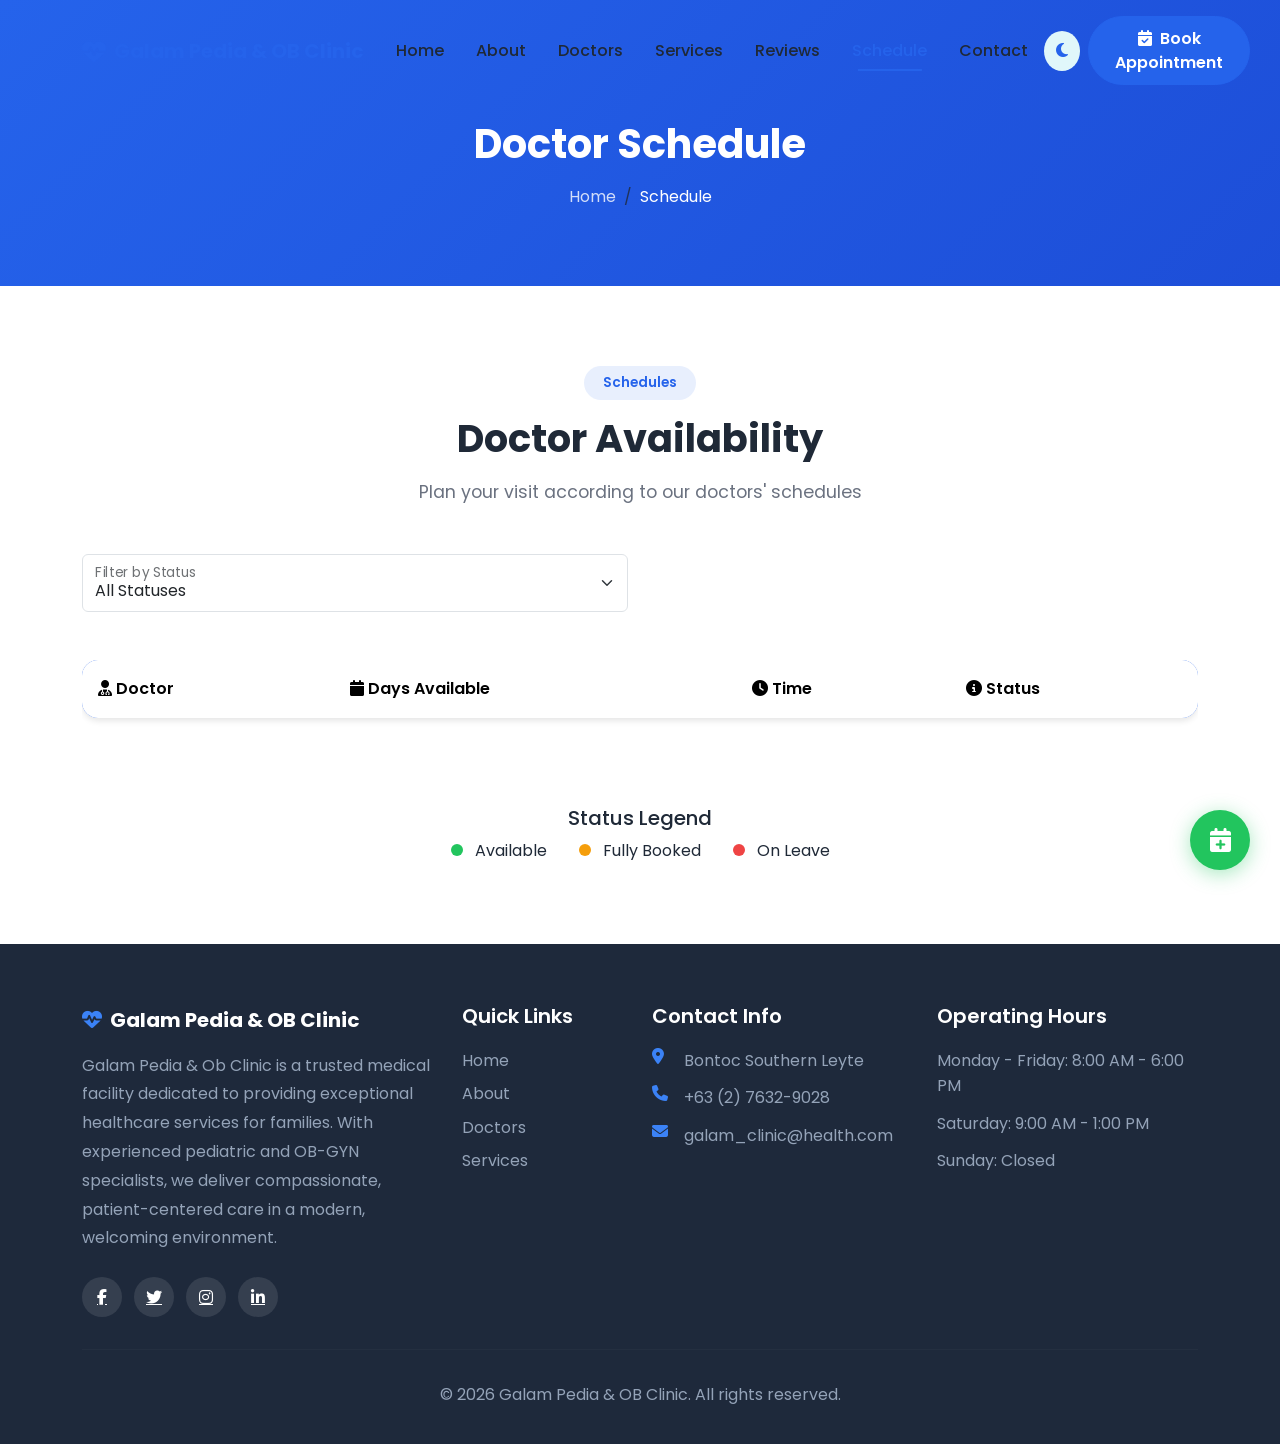
<file: schedule.html>
<!DOCTYPE html>
<html lang="en" data-theme="light">
<head>
    <meta charset="UTF-8">
    <meta name="viewport" content="width=device-width, initial-scale=1.0">
    <meta name="description" content="Doctor schedules at Galam Pedia & OB Clinic.">
    <title>Schedule | Galam Pedia & OB Clinic</title>
    <link rel="preconnect" href="https://fonts.googleapis.com">
    <link rel="preconnect" href="https://fonts.gstatic.com" crossorigin>
    <link href="https://fonts.googleapis.com/css2?family=Poppins:wght@300;400;500;600;700;800&display=swap" rel="stylesheet">
    <link href="https://cdn.jsdelivr.net/npm/bootstrap@5.3.2/dist/css/bootstrap.min.css" rel="stylesheet">
    <link href="https://cdnjs.cloudflare.com/ajax/libs/font-awesome/6.5.1/css/all.min.css" rel="stylesheet">
    <link href="https://unpkg.com/aos@2.3.1/dist/aos.css" rel="stylesheet">
    <link href="assets/css/style.css" rel="stylesheet">
</head>
<body data-page="schedule">
    <div id="loading-screen">
        <div class="loader">
            <div class="loader-icon"><i class="fas fa-heartbeat"></i></div>
            <p>Loading...</p>
        </div>
    </div>
    <div id="scroll-progress"></div>

    <nav class="navbar navbar-expand-lg fixed-top" id="mainNavbar">
        <div class="container">
            <a class="navbar-brand" href="index.html">
                <i class="fas fa-heartbeat brand-icon"></i>
                <span>Galam Pedia & OB Clinic</span>
            </a>
            <button class="navbar-toggler" type="button" data-bs-toggle="collapse" data-bs-target="#navbarNav">
                <span class="navbar-toggler-icon"></span>
            </button>
            <div class="collapse navbar-collapse" id="navbarNav">
                <ul class="navbar-nav mx-auto">
                    <li class="nav-item"><a class="nav-link" href="index.html">Home</a></li>
                    <li class="nav-item"><a class="nav-link" href="about.html">About</a></li>
                    <li class="nav-item"><a class="nav-link" href="doctors.html">Doctors</a></li>
                    <li class="nav-item"><a class="nav-link" href="services.html">Services</a></li>
                    <li class="nav-item"><a class="nav-link" href="reviews.html">Reviews</a></li>
                    <li class="nav-item"><a class="nav-link active" href="schedule.html">Schedule</a></li>
                    <li class="nav-item"><a class="nav-link" href="contact.html">Contact</a></li>
                </ul>
                <div class="d-flex align-items-center gap-2">
                    <button class="btn btn-theme-toggle" id="themeToggle" title="Toggle dark mode">
                        <i class="fas fa-moon"></i>
                    </button>
                    <a href="appointment.html" class="btn btn-primary btn-appointment">
                        <i class="fas fa-calendar-check me-1"></i> Book Appointment
                    </a>
                </div>
            </div>
        </div>
    </nav>

    <main>
        <section class="page-hero">
            <div class="container">
                <h1 data-aos="fade-up">Doctor Schedule</h1>
                <nav aria-label="breadcrumb" data-aos="fade-up" data-aos-delay="100">
                    <ol class="breadcrumb justify-content-center">
                        <li class="breadcrumb-item"><a href="index.html">Home</a></li>
                        <li class="breadcrumb-item active">Schedule</li>
                    </ol>
                </nav>
            </div>
        </section>

        <section class="section-padding">
            <div class="container">
                <div class="text-center mb-5" data-aos="fade-up">
                    <span class="section-badge">Schedules</span>
                    <h2 class="section-title">Doctor Availability</h2>
                    <p class="section-subtitle">Plan your visit according to our doctors' schedules</p>
                </div>

                <div class="row g-4 mb-5" data-aos="fade-up">
                    <div class="col-md-6">
                        <div class="form-floating">
                            <select id="scheduleStatusFilter" class="form-select">
                                <option value="all">All Statuses</option>
                            </select>
                            <label for="scheduleStatusFilter">Filter by Status</label>
                        </div>
                    </div>
                </div>

                <div class="schedule-table-wrapper mb-5" data-aos="fade-up">
                    <div class="table-responsive">
                        <table class="table schedule-table">
                            <thead>
                                <tr>
                                    <th><i class="fas fa-user-md"></i> Doctor</th>
                                    <th><i class="fas fa-calendar"></i> Days Available</th>
                                    <th><i class="fas fa-clock"></i> Time</th>
                                    <th><i class="fas fa-info-circle"></i> Status</th>
                                </tr>
                            </thead>
                            <tbody id="scheduleTableBody"></tbody>
                        </table>
                    </div>
                </div>

                <div class="row g-4" id="scheduleCards"></div>

                <div class="schedule-legend mt-5" data-aos="fade-up">
                    <h5>Status Legend</h5>
                    <div class="legend-items">
                        <span><span class="legend-dot available"></span> Available</span>
                        <span><span class="legend-dot booked"></span> Fully Booked</span>
                        <span><span class="legend-dot leave"></span> On Leave</span>
                    </div>
                </div>
            </div>
        </section>
    </main>

    <footer class="site-footer">
        <div class="container">
            <div class="row g-4">
                <div class="col-lg-4 col-md-6">
                    <div class="footer-brand">
                        <i class="fas fa-heartbeat"></i>
                        <span>Galam Pedia & OB Clinic</span>
                    </div>
                    <p class="footer-desc">Galam Pedia & Ob Clinic is a trusted medical facility dedicated to providing exceptional healthcare services for families. With experienced pediatric and OB-GYN specialists, we deliver compassionate, patient-centered care in a modern, welcoming environment.</p>
                    <div class="social-links">
                        <a href="#"><i class="fab fa-facebook-f"></i></a>
                        <a href="#"><i class="fab fa-twitter"></i></a>
                        <a href="#"><i class="fab fa-instagram"></i></a>
                        <a href="#"><i class="fab fa-linkedin-in"></i></a>
                    </div>
                </div>
                <div class="col-lg-2 col-md-6">
                    <h5>Quick Links</h5>
                    <ul class="footer-links">
                        <li><a href="index.html">Home</a></li>
                        <li><a href="about.html">About</a></li>
                        <li><a href="doctors.html">Doctors</a></li>
                        <li><a href="services.html">Services</a></li>
                    </ul>
                </div>
                <div class="col-lg-3 col-md-6">
                    <h5>Contact Info</h5>
                    <ul class="footer-contact">
                        <li><i class="fas fa-map-marker-alt"></i> Bontoc Southern Leyte</li>
                        <li><i class="fas fa-phone"></i> +63 (2) 7632-9028</li>
                        <li><i class="fas fa-envelope"></i> galam_clinic@health.com</li>
                    </ul>
                </div>
                <div class="col-lg-3 col-md-6">
                    <h5>Operating Hours</h5>
                    <ul class="footer-hours">
                        <li>Monday - Friday: 8:00 AM - 6:00 PM</li>
                        <li>Saturday: 9:00 AM - 1:00 PM</li>
                        <li>Sunday: Closed</li>
                    </ul>
                </div>
            </div>
            <hr class="footer-divider">
            <div class="footer-bottom">
                <p>&copy; 2026 Galam Pedia & OB Clinic. All rights reserved.</p>
            </div>
        </div>
    </footer>

    <button id="backToTop" class="back-to-top" title="Back to top"><i class="fas fa-chevron-up"></i></button>
    <a href="appointment.html" class="sticky-fab" title="Book Appointment"><i class="fas fa-calendar-plus"></i></a>

    <script src="https://cdn.jsdelivr.net/npm/bootstrap@5.3.2/dist/js/bootstrap.bundle.min.js"></script>
    <script src="https://unpkg.com/aos@2.3.1/dist/aos.js"></script>
    <script src="assets/js/main.js"></script>
    <script src="assets/js/site.js"></script>
</body>
</html>
</file>
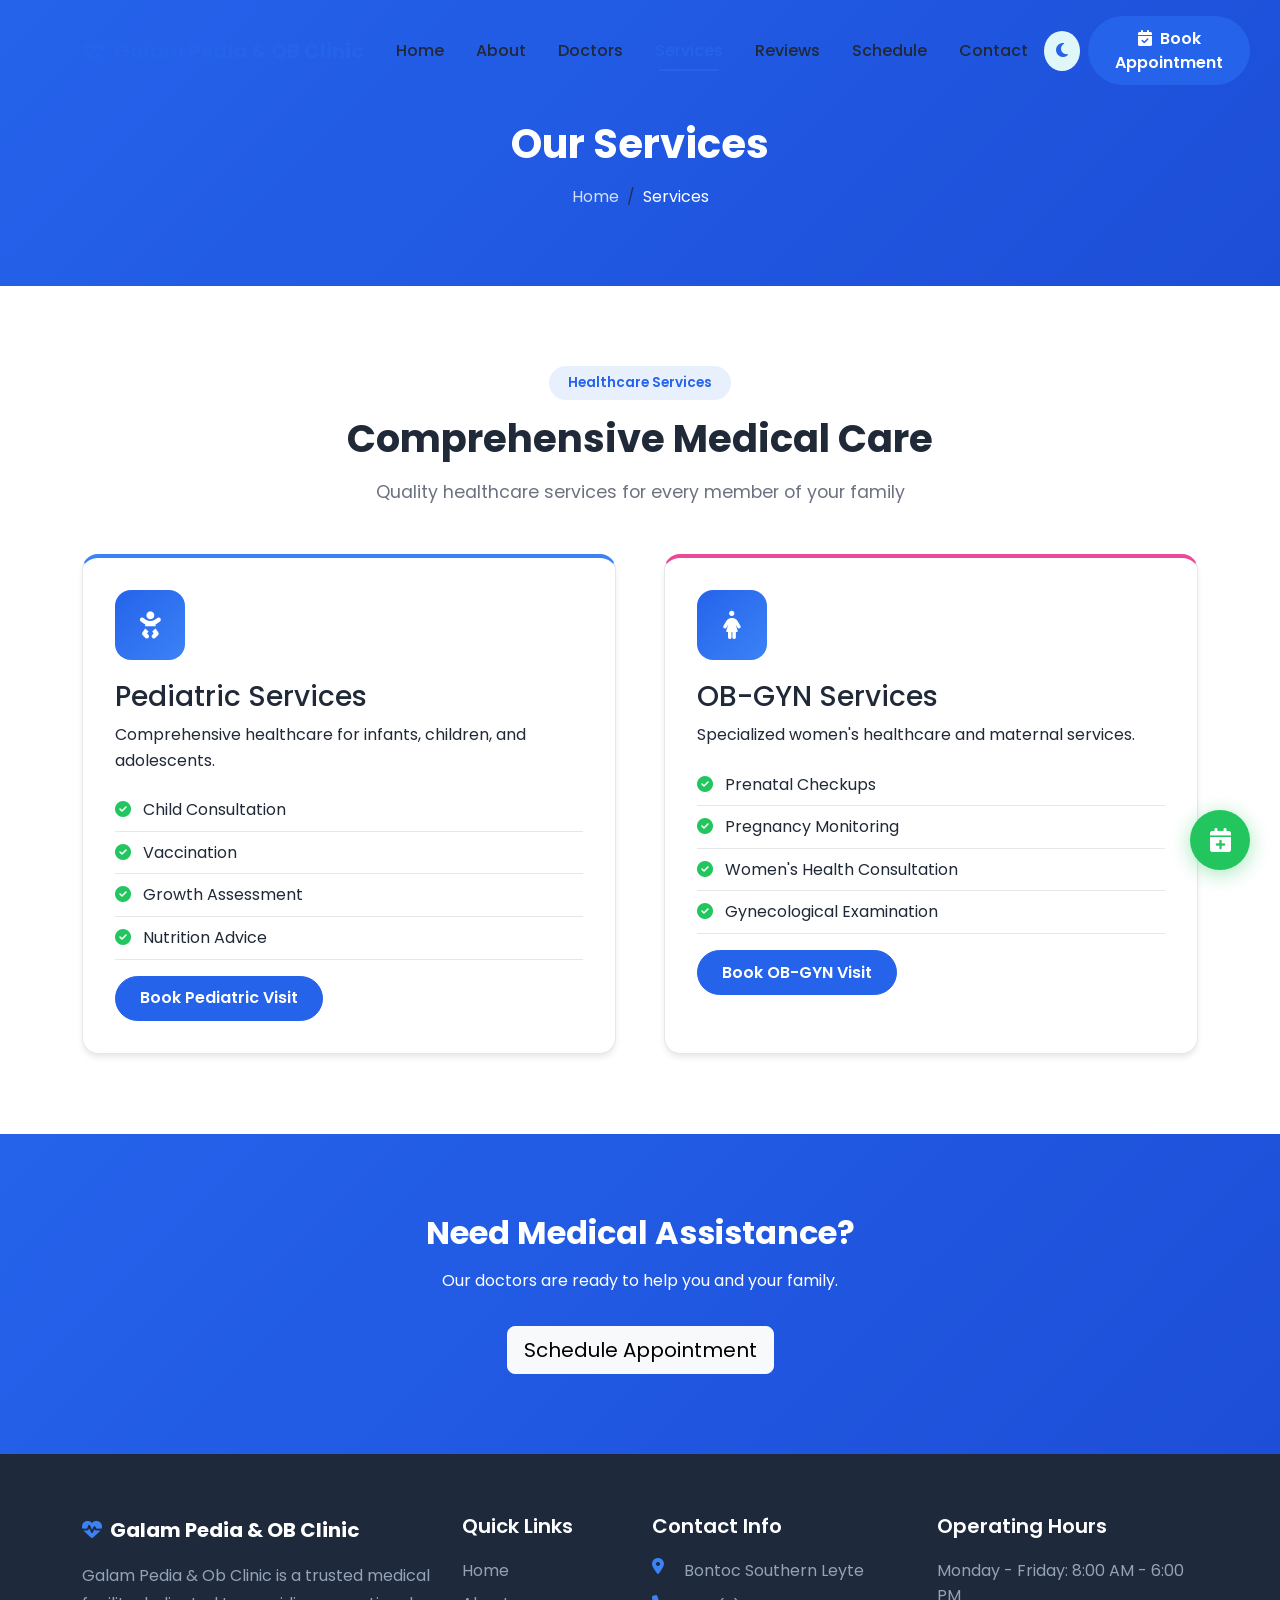
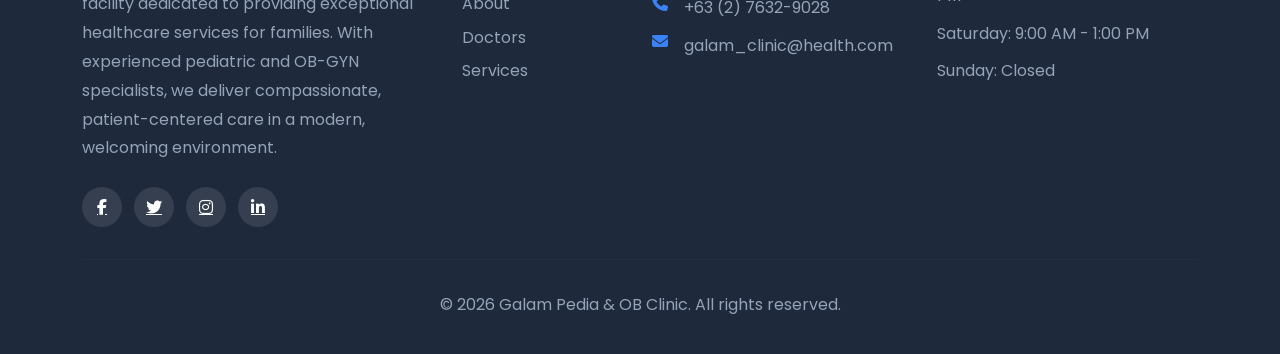
<file: services.html>
<!DOCTYPE html>
<html lang="en" data-theme="light">
<head>
    <meta charset="UTF-8">
    <meta name="viewport" content="width=device-width, initial-scale=1.0">
    <meta name="description" content="Services at Galam Pedia & OB Clinic - Pediatric and OB-GYN care.">
    <title>Services | Galam Pedia & OB Clinic</title>
    <link rel="preconnect" href="https://fonts.googleapis.com">
    <link rel="preconnect" href="https://fonts.gstatic.com" crossorigin>
    <link href="https://fonts.googleapis.com/css2?family=Poppins:wght@300;400;500;600;700;800&display=swap" rel="stylesheet">
    <link href="https://cdn.jsdelivr.net/npm/bootstrap@5.3.2/dist/css/bootstrap.min.css" rel="stylesheet">
    <link href="https://cdnjs.cloudflare.com/ajax/libs/font-awesome/6.5.1/css/all.min.css" rel="stylesheet">
    <link href="https://unpkg.com/aos@2.3.1/dist/aos.css" rel="stylesheet">
    <link href="assets/css/style.css" rel="stylesheet">
</head>
<body data-page="services">
    <div id="loading-screen">
        <div class="loader">
            <div class="loader-icon"><i class="fas fa-heartbeat"></i></div>
            <p>Loading...</p>
        </div>
    </div>
    <div id="scroll-progress"></div>

    <nav class="navbar navbar-expand-lg fixed-top" id="mainNavbar">
        <div class="container">
            <a class="navbar-brand" href="index.html">
                <i class="fas fa-heartbeat brand-icon"></i>
                <span>Galam Pedia & OB Clinic</span>
            </a>
            <button class="navbar-toggler" type="button" data-bs-toggle="collapse" data-bs-target="#navbarNav">
                <span class="navbar-toggler-icon"></span>
            </button>
            <div class="collapse navbar-collapse" id="navbarNav">
                <ul class="navbar-nav mx-auto">
                    <li class="nav-item"><a class="nav-link" href="index.html">Home</a></li>
                    <li class="nav-item"><a class="nav-link" href="about.html">About</a></li>
                    <li class="nav-item"><a class="nav-link" href="doctors.html">Doctors</a></li>
                    <li class="nav-item"><a class="nav-link active" href="services.html">Services</a></li>
                    <li class="nav-item"><a class="nav-link" href="reviews.html">Reviews</a></li>
                    <li class="nav-item"><a class="nav-link" href="schedule.html">Schedule</a></li>
                    <li class="nav-item"><a class="nav-link" href="contact.html">Contact</a></li>
                </ul>
                <div class="d-flex align-items-center gap-2">
                    <button class="btn btn-theme-toggle" id="themeToggle" title="Toggle dark mode">
                        <i class="fas fa-moon"></i>
                    </button>
                    <a href="appointment.html" class="btn btn-primary btn-appointment">
                        <i class="fas fa-calendar-check me-1"></i> Book Appointment
                    </a>
                </div>
            </div>
        </div>
    </nav>

    <main>
        <section class="page-hero">
            <div class="container">
                <h1 data-aos="fade-up">Our Services</h1>
                <nav aria-label="breadcrumb" data-aos="fade-up" data-aos-delay="100">
                    <ol class="breadcrumb justify-content-center">
                        <li class="breadcrumb-item"><a href="index.html">Home</a></li>
                        <li class="breadcrumb-item active">Services</li>
                    </ol>
                </nav>
            </div>
        </section>

        <section class="section-padding">
            <div class="container">
                <div class="text-center mb-5" data-aos="fade-up">
                    <span class="section-badge">Healthcare Services</span>
                    <h2 class="section-title">Comprehensive Medical Care</h2>
                    <p class="section-subtitle">Quality healthcare services for every member of your family</p>
                </div>

                <div class="row g-5">
                    <div class="col-lg-6" data-aos="fade-right">
                        <div class="service-detail-card pediatric">
                            <div class="service-detail-header">
                                <div class="service-detail-icon"><i class="fas fa-baby"></i></div>
                                <h3 id="servicePediatricTitle">Pediatric Services</h3>
                                <p id="servicePediatricDescription">Comprehensive healthcare for infants, children, and adolescents.</p>
                            </div>
                            <ul class="service-detail-list" id="pediatricServiceList">
                                <li><i class="fas fa-check-circle"></i> Child Consultation</li>
                                <li><i class="fas fa-check-circle"></i> Vaccination</li>
                                <li><i class="fas fa-check-circle"></i> Growth Assessment</li>
                                <li><i class="fas fa-check-circle"></i> Nutrition Advice</li>
                            </ul>
                            <a href="appointment.html?doctor=1" class="btn btn-primary">Book Pediatric Visit</a>
                        </div>
                    </div>
                    <div class="col-lg-6" data-aos="fade-left">
                        <div class="service-detail-card obgyn">
                            <div class="service-detail-header">
                                <div class="service-detail-icon"><i class="fas fa-female"></i></div>
                                <h3 id="serviceObgynTitle">OB-GYN Services</h3>
                                <p id="serviceObgynDescription">Specialized women's healthcare and maternal services.</p>
                            </div>
                            <ul class="service-detail-list" id="obgynServiceList">
                                <li><i class="fas fa-check-circle"></i> Prenatal Checkups</li>
                                <li><i class="fas fa-check-circle"></i> Pregnancy Monitoring</li>
                                <li><i class="fas fa-check-circle"></i> Women's Health Consultation</li>
                                <li><i class="fas fa-check-circle"></i> Gynecological Examination</li>
                            </ul>
                            <a href="appointment.html?doctor=2" class="btn btn-primary">Book OB-GYN Visit</a>
                        </div>
                    </div>
                </div>
            </div>
        </section>

        <section class="cta-section">
            <div class="container text-center" data-aos="zoom-in">
                <h2>Need Medical Assistance?</h2>
                <p>Our doctors are ready to help you and your family.</p>
                <a href="appointment.html" class="btn btn-light btn-lg mt-3">Schedule Appointment</a>
            </div>
        </section>
    </main>

    <footer class="site-footer">
        <div class="container">
            <div class="row g-4">
                <div class="col-lg-4 col-md-6">
                    <div class="footer-brand">
                        <i class="fas fa-heartbeat"></i>
                        <span>Galam Pedia & OB Clinic</span>
                    </div>
                    <p class="footer-desc">Galam Pedia & Ob Clinic is a trusted medical facility dedicated to providing exceptional healthcare services for families. With experienced pediatric and OB-GYN specialists, we deliver compassionate, patient-centered care in a modern, welcoming environment.</p>
                    <div class="social-links">
                        <a href="#"><i class="fab fa-facebook-f"></i></a>
                        <a href="#"><i class="fab fa-twitter"></i></a>
                        <a href="#"><i class="fab fa-instagram"></i></a>
                        <a href="#"><i class="fab fa-linkedin-in"></i></a>
                    </div>
                </div>
                <div class="col-lg-2 col-md-6">
                    <h5>Quick Links</h5>
                    <ul class="footer-links">
                        <li><a href="index.html">Home</a></li>
                        <li><a href="about.html">About</a></li>
                        <li><a href="doctors.html">Doctors</a></li>
                        <li><a href="services.html">Services</a></li>
                    </ul>
                </div>
                <div class="col-lg-3 col-md-6">
                    <h5>Contact Info</h5>
                    <ul class="footer-contact">
                        <li><i class="fas fa-map-marker-alt"></i> Bontoc Southern Leyte</li>
                        <li><i class="fas fa-phone"></i> +63 (2) 7632-9028</li>
                        <li><i class="fas fa-envelope"></i> galam_clinic@health.com</li>
                    </ul>
                </div>
                <div class="col-lg-3 col-md-6">
                    <h5>Operating Hours</h5>
                    <ul class="footer-hours">
                        <li>Monday - Friday: 8:00 AM - 6:00 PM</li>
                        <li>Saturday: 9:00 AM - 1:00 PM</li>
                        <li>Sunday: Closed</li>
                    </ul>
                </div>
            </div>
            <hr class="footer-divider">
            <div class="footer-bottom">
                <p>&copy; 2026 Galam Pedia & OB Clinic. All rights reserved.</p>
            </div>
        </div>
    </footer>

    <button id="backToTop" class="back-to-top" title="Back to top"><i class="fas fa-chevron-up"></i></button>
    <a href="appointment.html" class="sticky-fab" title="Book Appointment"><i class="fas fa-calendar-plus"></i></a>

    <script src="https://cdn.jsdelivr.net/npm/bootstrap@5.3.2/dist/js/bootstrap.bundle.min.js"></script>
    <script src="https://unpkg.com/aos@2.3.1/dist/aos.js"></script>
    <script src="assets/js/main.js"></script>
    <script src="assets/js/site.js"></script>
</body>
</html>
</file>
<file: assets/css/style.css>
/* Healthy Care Clinic - Premium Stylesheet */
:root {
    --primary: #2563EB;
    --primary-dark: #1D4ED8;
    --primary-light: #3B82F6;
    --secondary: #FFFFFF;
    --accent: #E0F7FA;
    --accent-dark: #B2EBF2;
    --success: #22C55E;
    --text: #1F2937;
    --text-muted: #6B7280;
    --bg: #FFFFFF;
    --bg-alt: #F8FAFC;
    --card-bg: #FFFFFF;
    --border: #E5E7EB;
    --shadow: 0 4px 6px -1px rgba(0,0,0,0.1);
    --shadow-lg: 0 20px 25px -5px rgba(0,0,0,0.1);
    --navbar-bg: transparent;
    --footer-bg: #1E293B;
    --transition: all 0.3s ease;
}

[data-theme="dark"] {
    --text: #F1F5F9;
    --text-muted: #94A3B8;
    --bg: #0F172A;
    --bg-alt: #1E293B;
    --card-bg: #1E293B;
    --border: #334155;
    --accent: #164E63;
    --footer-bg: #020617;
}

* { margin: 0; padding: 0; box-sizing: border-box; }

body {
    font-family: 'Poppins', sans-serif;
    color: var(--text);
    background: var(--bg);
    line-height: 1.6;
    overflow-x: hidden;
}

/* Loading Screen */
#loading-screen {
    position: fixed;
    inset: 0;
    background: var(--bg);
    display: flex;
    align-items: center;
    justify-content: center;
    z-index: 99999;
    transition: opacity 0.5s, visibility 0.5s;
}
#loading-screen.hidden { opacity: 0; visibility: hidden; }
.loader-icon { font-size: 3rem; color: var(--primary); animation: pulse 1s infinite; }
@keyframes pulse { 0%,100%{transform:scale(1)} 50%{transform:scale(1.1)} }

/* Scroll Progress */
#scroll-progress {
    position: fixed;
    top: 0; left: 0;
    height: 3px;
    background: linear-gradient(90deg, var(--primary), var(--primary-light));
    z-index: 10000;
    width: 0%;
    transition: width 0.1s;
}

/* Navbar */
#mainNavbar {
    padding: 1rem 0;
    transition: var(--transition);
    background: transparent;
}
#mainNavbar.scrolled {
    background: rgba(255,255,255,0.95);
    backdrop-filter: blur(10px);
    box-shadow: var(--shadow);
    padding: 0.5rem 0;
}
[data-theme="dark"] #mainNavbar.scrolled { background: rgba(15,23,42,0.95); }

.navbar-brand {
    font-weight: 700;
    font-size: 1.25rem;
    color: var(--primary) !important;
    display: flex;
    align-items: center;
    gap: 0.5rem;
}
.brand-icon { font-size: 1.5rem; }

.nav-link {
    font-weight: 500;
    color: var(--text) !important;
    padding: 0.5rem 1rem !important;
    position: relative;
    transition: var(--transition);
}
.nav-link::after {
    content: '';
    position: absolute;
    bottom: 0; left: 50%;
    width: 0; height: 2px;
    background: var(--primary);
    transition: var(--transition);
    transform: translateX(-50%);
}
.nav-link:hover::after, .nav-link.active::after { width: 60%; }
.nav-link.active { color: var(--primary) !important; }

.btn-primary {
    background: var(--primary);
    border-color: var(--primary);
    font-weight: 600;
    padding: 0.6rem 1.5rem;
    border-radius: 50px;
    transition: var(--transition);
}
.btn-primary:hover {
    background: var(--primary-dark);
    border-color: var(--primary-dark);
    transform: translateY(-2px);
    box-shadow: 0 4px 15px rgba(37,99,235,0.4);
}
.btn-outline-primary {
    border-radius: 50px;
    font-weight: 600;
}
.btn-appointment { border-radius: 50px; }

.btn-theme-toggle {
    background: var(--accent);
    border: none;
    width: 40px; height: 40px;
    border-radius: 50%;
    color: var(--primary);
    transition: var(--transition);
}
.btn-theme-toggle:hover { background: var(--primary); color: white; }

/* Hero Section */
.hero-section {
    position: relative;
    min-height: 100vh;
    background: linear-gradient(135deg, rgba(37,99,235,0.9), rgba(29,78,216,0.85)),
                url('../images/hero-bg.svg') center/cover no-repeat;
    background-color: var(--primary);
    display: flex;
    align-items: center;
    padding-top: 80px;
}
.hero-overlay {
    position: absolute;
    inset: 0;
    background: linear-gradient(135deg, rgba(37,99,235,0.85) 0%, rgba(29,78,216,0.7) 100%);
}
.hero-shapes { position: absolute; inset: 0; overflow: hidden; pointer-events: none; }
.shape {
    position: absolute;
    border-radius: 50%;
    background: rgba(255,255,255,0.1);
    animation: float 6s ease-in-out infinite;
}
.shape-1 { width: 300px; height: 300px; top: 10%; right: 10%; animation-delay: 0s; }
.shape-2 { width: 200px; height: 200px; bottom: 20%; left: 5%; animation-delay: 2s; }
.shape-3 { width: 150px; height: 150px; top: 50%; right: 30%; animation-delay: 4s; }
@keyframes float {
    0%,100% { transform: translateY(0) rotate(0deg); }
    50% { transform: translateY(-20px) rotate(5deg); }
}

.hero-content { position: relative; z-index: 2; }
.hero-badge {
    display: inline-block;
    background: rgba(255,255,255,0.2);
    color: white;
    padding: 0.5rem 1.5rem;
    border-radius: 50px;
    font-size: 0.9rem;
    margin-bottom: 1rem;
    backdrop-filter: blur(5px);
}
.hero-title {
    font-size: clamp(2.5rem, 5vw, 4rem);
    font-weight: 800;
    color: white;
    line-height: 1.2;
    margin-bottom: 1.5rem;
}
.hero-subtitle {
    font-size: 1.15rem;
    color: rgba(255,255,255,0.9);
    max-width: 600px;
    margin-bottom: 2rem;
}
.hero-buttons { display: flex; gap: 1rem; flex-wrap: wrap; }
.hero-buttons .btn-outline-light { border-radius: 50px; font-weight: 600; }

/* Page Hero */
.page-hero {
    background: linear-gradient(135deg, var(--primary), var(--primary-dark));
    padding: 120px 0 60px;
    text-align: center;
    color: white;
}
.page-hero h1 { font-weight: 700; font-size: 2.5rem; margin-bottom: 1rem; }
.breadcrumb { justify-content: center; }
.breadcrumb-item a { color: rgba(255,255,255,0.8); text-decoration: none; }
.breadcrumb-item.active { color: white; }

/* Sections */
.section-padding { padding: 80px 0; }
.bg-light-accent { background: var(--accent); }
[data-theme="dark"] .bg-light-accent { background: var(--bg-alt); }

.section-badge {
    display: inline-block;
    background: rgba(37,99,235,0.1);
    color: var(--primary);
    padding: 0.4rem 1.2rem;
    border-radius: 50px;
    font-size: 0.85rem;
    font-weight: 600;
    margin-bottom: 1rem;
}
.section-title {
    font-size: clamp(1.8rem, 3vw, 2.5rem);
    font-weight: 700;
    margin-bottom: 1rem;
}
.section-subtitle { color: var(--text-muted); font-size: 1.1rem; }

/* Stats */
.stats-section { margin-top: -60px; position: relative; z-index: 10; }
.stat-card {
    background: var(--card-bg);
    border-radius: 16px;
    padding: 2rem;
    text-align: center;
    box-shadow: var(--shadow-lg);
    transition: var(--transition);
    border: 1px solid var(--border);
}
.stat-card:hover { transform: translateY(-8px); box-shadow: 0 25px 50px rgba(37,99,235,0.15); }
.stat-icon {
    width: 70px; height: 70px;
    background: linear-gradient(135deg, var(--primary), var(--primary-light));
    border-radius: 50%;
    display: flex;
    align-items: center;
    justify-content: center;
    margin: 0 auto 1rem;
    font-size: 1.5rem;
    color: white;
}
.stat-number { font-size: 2.5rem; font-weight: 800; color: var(--primary); }
.stat-card p { color: var(--text-muted); margin: 0; font-weight: 500; }

/* Doctor Cards */
.doctor-card {
    background: var(--card-bg);
    border-radius: 20px;
    overflow: hidden;
    box-shadow: var(--shadow);
    transition: var(--transition);
    border: 1px solid var(--border);
    display: flex;
    flex-direction: column;
}
.doctor-card:hover {
    transform: translateY(-10px);
    box-shadow: 0 20px 40px rgba(37,99,235,0.2);
}
.doctor-card-img {
    position: relative;
    height: 280px;
    overflow: hidden;
    background: linear-gradient(135deg, var(--accent), var(--accent-dark));
}
.doctor-card-img img {
    width: 100%; height: 100%;
    object-fit: cover;
    transition: transform 0.5s;
}
.doctor-card:hover .doctor-card-img img { transform: scale(1.05); }
.experience-badge {
    position: absolute;
    top: 15px; right: 15px;
    background: var(--success);
    color: white;
    padding: 0.3rem 0.8rem;
    border-radius: 50px;
    font-size: 0.8rem;
    font-weight: 600;
}
.doctor-card-body { padding: 1.5rem; flex: 1; }
.specialty-badge {
    display: inline-block;
    background: rgba(37,99,235,0.1);
    color: var(--primary);
    padding: 0.25rem 0.75rem;
    border-radius: 50px;
    font-size: 0.8rem;
    font-weight: 600;
    margin-bottom: 0.5rem;
}
.doctor-card-body h4 { font-weight: 700; margin-bottom: 0.5rem; }
.doctor-schedule { color: var(--text-muted); font-size: 0.9rem; }

/* Doctor Profile */
.doctor-profile-card {
    background: var(--card-bg);
    border-radius: 20px;
    overflow: hidden;
    box-shadow: var(--shadow-lg);
    border: 1px solid var(--border);
}
.doctor-profile-img {
    position: relative;
    height: 100%;
    min-height: 400px;
    background: linear-gradient(135deg, var(--accent), var(--primary-light));
}
.doctor-profile-img img {
    width: 100%; height: 100%;
    object-fit: cover;
}
.doctor-badges {
    position: absolute;
    top: 15px; left: 15px;
    display: flex;
    flex-direction: column;
    gap: 0.5rem;
}
.doctor-profile-body { padding: 2.5rem; }
.doctor-profile-body h2 { font-weight: 700; color: var(--primary); }
.profile-section { margin-bottom: 1.5rem; }
.profile-section h5 { font-weight: 600; margin-bottom: 0.75rem; color: var(--primary); }
.trust-list { list-style: none; padding: 0; }
.trust-list li { padding: 0.3rem 0; }
.info-box {
    background: var(--bg-alt);
    padding: 1.25rem;
    border-radius: 12px;
    height: 100%;
}
.satisfaction-indicator {
    display: inline-flex;
    align-items: center;
    gap: 0.5rem;
    background: rgba(34,197,94,0.1);
    padding: 0.5rem 1rem;
    border-radius: 50px;
    color: var(--success);
    font-weight: 600;
}

/* Services */
.service-card, .service-detail-card, .service-mini-card {
    background: var(--card-bg);
    border-radius: 16px;
    padding: 2rem;
    box-shadow: var(--shadow);
    transition: var(--transition);
    border: 1px solid var(--border);
    height: 100%;
}
.service-card:hover, .service-mini-card:hover {
    transform: translateY(-5px);
    box-shadow: var(--shadow-lg);
}
.service-icon, .service-detail-icon {
    width: 70px; height: 70px;
    background: linear-gradient(135deg, var(--primary), var(--primary-light));
    border-radius: 16px;
    display: flex;
    align-items: center;
    justify-content: center;
    font-size: 1.75rem;
    color: white;
    margin-bottom: 1.25rem;
}
.service-card ul, .service-detail-list { list-style: none; padding: 0; }
.service-card li, .service-detail-list li {
    padding: 0.5rem 0;
    border-bottom: 1px solid var(--border);
}
.service-detail-list li i { color: var(--success); margin-right: 0.5rem; }
.service-detail-card.pediatric { border-top: 4px solid #3B82F6; }
.service-detail-card.obgyn { border-top: 4px solid #EC4899; }

/* Schedule */
.schedule-table {
    background: var(--card-bg);
    border-radius: 16px;
    overflow: hidden;
    box-shadow: var(--shadow);
}
.schedule-table thead { background: var(--primary); color: white; }
.schedule-table th { padding: 1rem; font-weight: 600; border: none; }
.schedule-table td { padding: 1rem; vertical-align: middle; border-color: var(--border); }
.doctor-cell { display: flex; align-items: center; gap: 1rem; }
.doctor-cell img {
    width: 50px; height: 50px;
    border-radius: 50%;
    object-fit: cover;
}
.time-badge {
    background: rgba(37,99,235,0.1);
    color: var(--primary);
    padding: 0.4rem 0.8rem;
    border-radius: 8px;
    font-weight: 600;
}

.schedule-card {
    background: var(--card-bg);
    border-radius: 16px;
    overflow: hidden;
    box-shadow: var(--shadow);
    border: 1px solid var(--border);
    border-left: 4px solid var(--success);
    transition: var(--transition);
}
.schedule-card.schedule-booked { border-left-color: #F59E0B; }
.schedule-card.schedule-leave { border-left-color: #EF4444; }
.schedule-card-header {
    display: flex;
    align-items: center;
    gap: 1rem;
    padding: 1.5rem;
    border-bottom: 1px solid var(--border);
}
.schedule-card-header img {
    width: 60px; height: 60px;
    border-radius: 50%;
    object-fit: cover;
}
.schedule-time-display {
    display: flex;
    align-items: center;
    gap: 0.5rem;
    font-size: 1.1rem;
    font-weight: 600;
    color: var(--primary);
    margin-bottom: 1rem;
}
.schedule-days { display: flex; gap: 0.5rem; flex-wrap: wrap; }
.day-pill {
    width: 40px; height: 40px;
    border-radius: 50%;
    display: flex;
    align-items: center;
    justify-content: center;
    font-size: 0.75rem;
    font-weight: 600;
    background: var(--bg-alt);
    color: var(--text-muted);
}
.day-pill.active { background: var(--primary); color: white; }
.schedule-card-body { padding: 1.5rem; }
.schedule-card-footer { padding: 1rem 1.5rem; background: var(--bg-alt); }

.schedule-legend { text-align: center; }
.legend-items { display: flex; justify-content: center; gap: 2rem; flex-wrap: wrap; }
.legend-dot {
    display: inline-block;
    width: 12px; height: 12px;
    border-radius: 50%;
    margin-right: 0.5rem;
}
.legend-dot.available { background: var(--success); }
.legend-dot.booked { background: #F59E0B; }
.legend-dot.leave { background: #EF4444; }

/* Testimonials */
.testimonials-section { background: linear-gradient(135deg, var(--primary), var(--primary-dark)); color: white; }
.testimonials-section .section-title, .testimonials-section .section-badge { color: white; }
.testimonials-section .section-badge { background: rgba(255,255,255,0.2); }
.rating-summary { display: flex; align-items: center; justify-content: center; gap: 0.5rem; }
.avg-rating { font-size: 2rem; font-weight: 700; }

.testimonial-card, .review-carousel-card {
    background: var(--card-bg);
    border-radius: 20px;
    padding: 3rem;
    text-align: center;
    color: var(--text);
    max-width: 700px;
    margin: 0 auto;
    box-shadow: var(--shadow-lg);
}
.quote-icon { font-size: 2.5rem; color: var(--primary); opacity: 0.3; margin-bottom: 1rem; }
.testimonial-text { font-size: 1.15rem; font-style: italic; margin: 1.5rem 0; }
.testimonial-author, .review-author {
    display: flex;
    align-items: center;
    justify-content: center;
    gap: 1rem;
}
.author-avatar {
    width: 50px; height: 50px;
    background: var(--accent);
    border-radius: 50%;
    display: flex;
    align-items: center;
    justify-content: center;
    font-size: 1.25rem;
    color: var(--primary);
}

.review-card {
    background: var(--card-bg);
    border-radius: 16px;
    padding: 1.5rem;
    box-shadow: var(--shadow);
    border: 1px solid var(--border);
    height: 100%;
    transition: var(--transition);
}
.review-card:hover { transform: translateY(-5px); }
.review-card-header { display: flex; align-items: center; gap: 1rem; margin-bottom: 1rem; }
.rating-big { font-size: 4rem; font-weight: 800; color: var(--primary); }
.rating-bar-row { display: flex; align-items: center; gap: 1rem; margin-bottom: 0.5rem; }
.rating-bar-row .progress { flex: 1; height: 8px; }

.star-rating-input { display: flex; flex-direction: row-reverse; justify-content: flex-end; }
.star-rating-input input { display: none; }
.star-rating-input label { cursor: pointer; font-size: 1.5rem; color: #ddd; padding: 0 0.1rem; }
.star-rating-input input:checked ~ label,
.star-rating-input label:hover,
.star-rating-input label:hover ~ label { color: #F59E0B; }

/* Appointment Form */
.appointment-form-card {
    background: var(--card-bg);
    border-radius: 20px;
    padding: 2.5rem;
    box-shadow: var(--shadow-lg);
    border: 1px solid var(--border);
}
.form-progress {
    display: flex;
    justify-content: space-between;
    margin-bottom: 2.5rem;
    position: relative;
}
.form-progress::before {
    content: '';
    position: absolute;
    top: 20px; left: 15%; right: 15%;
    height: 2px;
    background: var(--border);
    z-index: 0;
}
.progress-step {
    display: flex;
    flex-direction: column;
    align-items: center;
    z-index: 1;
    flex: 1;
}
.step-number {
    width: 40px; height: 40px;
    border-radius: 50%;
    background: var(--border);
    color: var(--text-muted);
    display: flex;
    align-items: center;
    justify-content: center;
    font-weight: 700;
    margin-bottom: 0.5rem;
    transition: var(--transition);
}
.progress-step.active .step-number,
.progress-step.completed .step-number {
    background: var(--primary);
    color: white;
}
.step-label { font-size: 0.85rem; color: var(--text-muted); font-weight: 500; }
.progress-step.active .step-label { color: var(--primary); font-weight: 600; }

.form-step { display: none; }
.form-step.active { display: block; animation: fadeIn 0.4s ease; }
@keyframes fadeIn { from{opacity:0;transform:translateY(10px)} to{opacity:1;transform:translateY(0)} }

.confirmation-preview {
    background: var(--bg-alt);
    border-radius: 12px;
    padding: 1.5rem;
}
.preview-item { padding: 0.75rem 0; border-bottom: 1px solid var(--border); }
.preview-item:last-child { border: none; }

.confirmation-card {
    text-align: center;
    padding: 4rem 2rem;
    background: var(--card-bg);
    border-radius: 20px;
    box-shadow: var(--shadow-lg);
}
.confirmation-icon { font-size: 5rem; color: var(--success); margin-bottom: 1.5rem; animation: scaleIn 0.5s ease; }
@keyframes scaleIn { from{transform:scale(0)} to{transform:scale(1)} }

.schedule-info {
    background: var(--accent);
    padding: 0.75rem 1rem;
    border-radius: 8px;
    font-size: 0.9rem;
}

/* Contact */
.contact-info-item {
    display: flex;
    gap: 1rem;
    margin-bottom: 1.5rem;
}
.contact-info-item i {
    width: 50px; height: 50px;
    background: var(--primary);
    color: white;
    border-radius: 12px;
    display: flex;
    align-items: center;
    justify-content: center;
    flex-shrink: 0;
}
.contact-card {
    background: var(--card-bg);
    border-radius: 12px;
    padding: 1.5rem;
    margin-bottom: 1rem;
    box-shadow: var(--shadow);
    border: 1px solid var(--border);
    transition: var(--transition);
}
.contact-card:hover { transform: translateX(5px); }
.contact-card-icon {
    width: 50px; height: 50px;
    background: linear-gradient(135deg, var(--primary), var(--primary-light));
    border-radius: 12px;
    display: flex;
    align-items: center;
    justify-content: center;
    color: white;
    margin-bottom: 1rem;
}
.contact-card.emergency { border-left: 4px solid #EF4444; }
.contact-form-card {
    background: var(--card-bg);
    border-radius: 16px;
    padding: 2rem;
    box-shadow: var(--shadow);
    border: 1px solid var(--border);
}
.hours-card {
    background: var(--card-bg);
    border-radius: 12px;
    padding: 1.5rem;
    border: 1px solid var(--border);
}
.map-container {
    border-radius: 16px;
    overflow: hidden;
    box-shadow: var(--shadow);
}
.map-container iframe { display: block; }

/* About Page */
.mission-card, .facility-card, .about-feature-card {
    background: var(--card-bg);
    border-radius: 16px;
    padding: 2rem;
    box-shadow: var(--shadow);
    border: 1px solid var(--border);
    height: 100%;
    transition: var(--transition);
}
.mission-card:hover, .facility-card:hover { transform: translateY(-5px); }
.mission-icon, .facility-icon {
    width: 60px; height: 60px;
    background: linear-gradient(135deg, var(--primary), var(--primary-light));
    border-radius: 12px;
    display: flex;
    align-items: center;
    justify-content: center;
    color: white;
    font-size: 1.5rem;
    margin-bottom: 1rem;
}
.vision-card { border-top: 4px solid var(--primary); }
.patient-card { border-top: 4px solid var(--success); }
.feature-box {
    background: var(--card-bg);
    padding: 2rem 1rem;
    border-radius: 12px;
    box-shadow: var(--shadow);
    transition: var(--transition);
}
.feature-box i { font-size: 2rem; color: var(--primary); margin-bottom: 1rem; }
.feature-box:hover { transform: translateY(-5px); }

.about-icon-grid {
    display: grid;
    grid-template-columns: 1fr 1fr;
    gap: 1rem;
}
.about-icon-item {
    background: var(--card-bg);
    padding: 1.5rem;
    border-radius: 12px;
    text-align: center;
    box-shadow: var(--shadow);
    transition: var(--transition);
}
.about-icon-item i { font-size: 2rem; color: var(--primary); margin-bottom: 0.5rem; display: block; }
.about-icon-item:hover { transform: scale(1.05); }

/* CTA */
.cta-section {
    background: linear-gradient(135deg, var(--primary), var(--primary-dark));
    padding: 80px 0;
    color: white;
}
.cta-section h2 { font-weight: 700; margin-bottom: 1rem; }

/* Footer */
.site-footer {
    background: var(--footer-bg);
    color: #94A3B8;
    padding: 60px 0 20px;
}
.footer-brand {
    display: flex;
    align-items: center;
    gap: 0.5rem;
    font-size: 1.25rem;
    font-weight: 700;
    color: white;
    margin-bottom: 1rem;
}
.footer-brand i { color: var(--primary-light); }
.footer-desc { margin-bottom: 1.5rem; line-height: 1.8; }
.site-footer h5 { color: white; font-weight: 600; margin-bottom: 1.25rem; }
.footer-links, .footer-contact, .footer-hours { list-style: none; padding: 0; }
.footer-links li { margin-bottom: 0.5rem; }
.footer-links a { color: #94A3B8; text-decoration: none; transition: var(--transition); }
.footer-links a:hover { color: white; }
.footer-contact li, .footer-hours li { margin-bottom: 0.75rem; display: flex; gap: 0.75rem; }
.footer-contact i { color: var(--primary-light); width: 20px; }
.social-links { display: flex; gap: 0.75rem; }
.social-links a {
    width: 40px; height: 40px;
    background: rgba(255,255,255,0.1);
    border-radius: 50%;
    display: flex;
    align-items: center;
    justify-content: center;
    color: white;
    transition: var(--transition);
}
.social-links a:hover { background: var(--primary); transform: translateY(-3px); }
.footer-divider { border-color: rgba(255,255,255,0.1); margin: 2rem 0; }
.footer-bottom { text-align: center; }

/* Back to Top & FAB */
.back-to-top {
    position: fixed;
    bottom: 100px; right: 30px;
    width: 45px; height: 45px;
    background: var(--primary);
    color: white;
    border: none;
    border-radius: 50%;
    opacity: 0;
    visibility: hidden;
    transition: var(--transition);
    z-index: 1000;
    box-shadow: var(--shadow-lg);
}
.back-to-top.visible { opacity: 1; visibility: visible; }
.back-to-top:hover { background: var(--primary-dark); transform: translateY(-3px); }

.sticky-fab {
    position: fixed;
    bottom: 30px; right: 30px;
    width: 60px; height: 60px;
    background: var(--success);
    color: white;
    border-radius: 50%;
    display: flex;
    align-items: center;
    justify-content: center;
    font-size: 1.5rem;
    box-shadow: 0 4px 20px rgba(34,197,94,0.4);
    z-index: 1000;
    transition: var(--transition);
    text-decoration: none;
}
.sticky-fab:hover { transform: scale(1.1); color: white; }

/* Form Controls Dark Mode */
[data-theme="dark"] .form-control,
[data-theme="dark"] .form-select {
    background: var(--bg-alt);
    border-color: var(--border);
    color: var(--text);
}
[data-theme="dark"] .form-control:focus,
[data-theme="dark"] .form-select:focus {
    background: var(--bg-alt);
    color: var(--text);
}

/* Responsive */
@media (max-width: 991px) {
    .hero-title { font-size: 2.5rem; }
    .form-progress::before { display: none; }
    .doctor-profile-img { min-height: 300px; }
}
@media (max-width: 767px) {
    .section-padding { padding: 60px 0; }
    .stats-section { margin-top: -40px; }
    .sticky-fab { bottom: 20px; right: 20px; width: 50px; height: 50px; }
    .back-to-top { bottom: 80px; right: 20px; }
    .appointment-form-card { padding: 1.5rem; }
}
</file>
